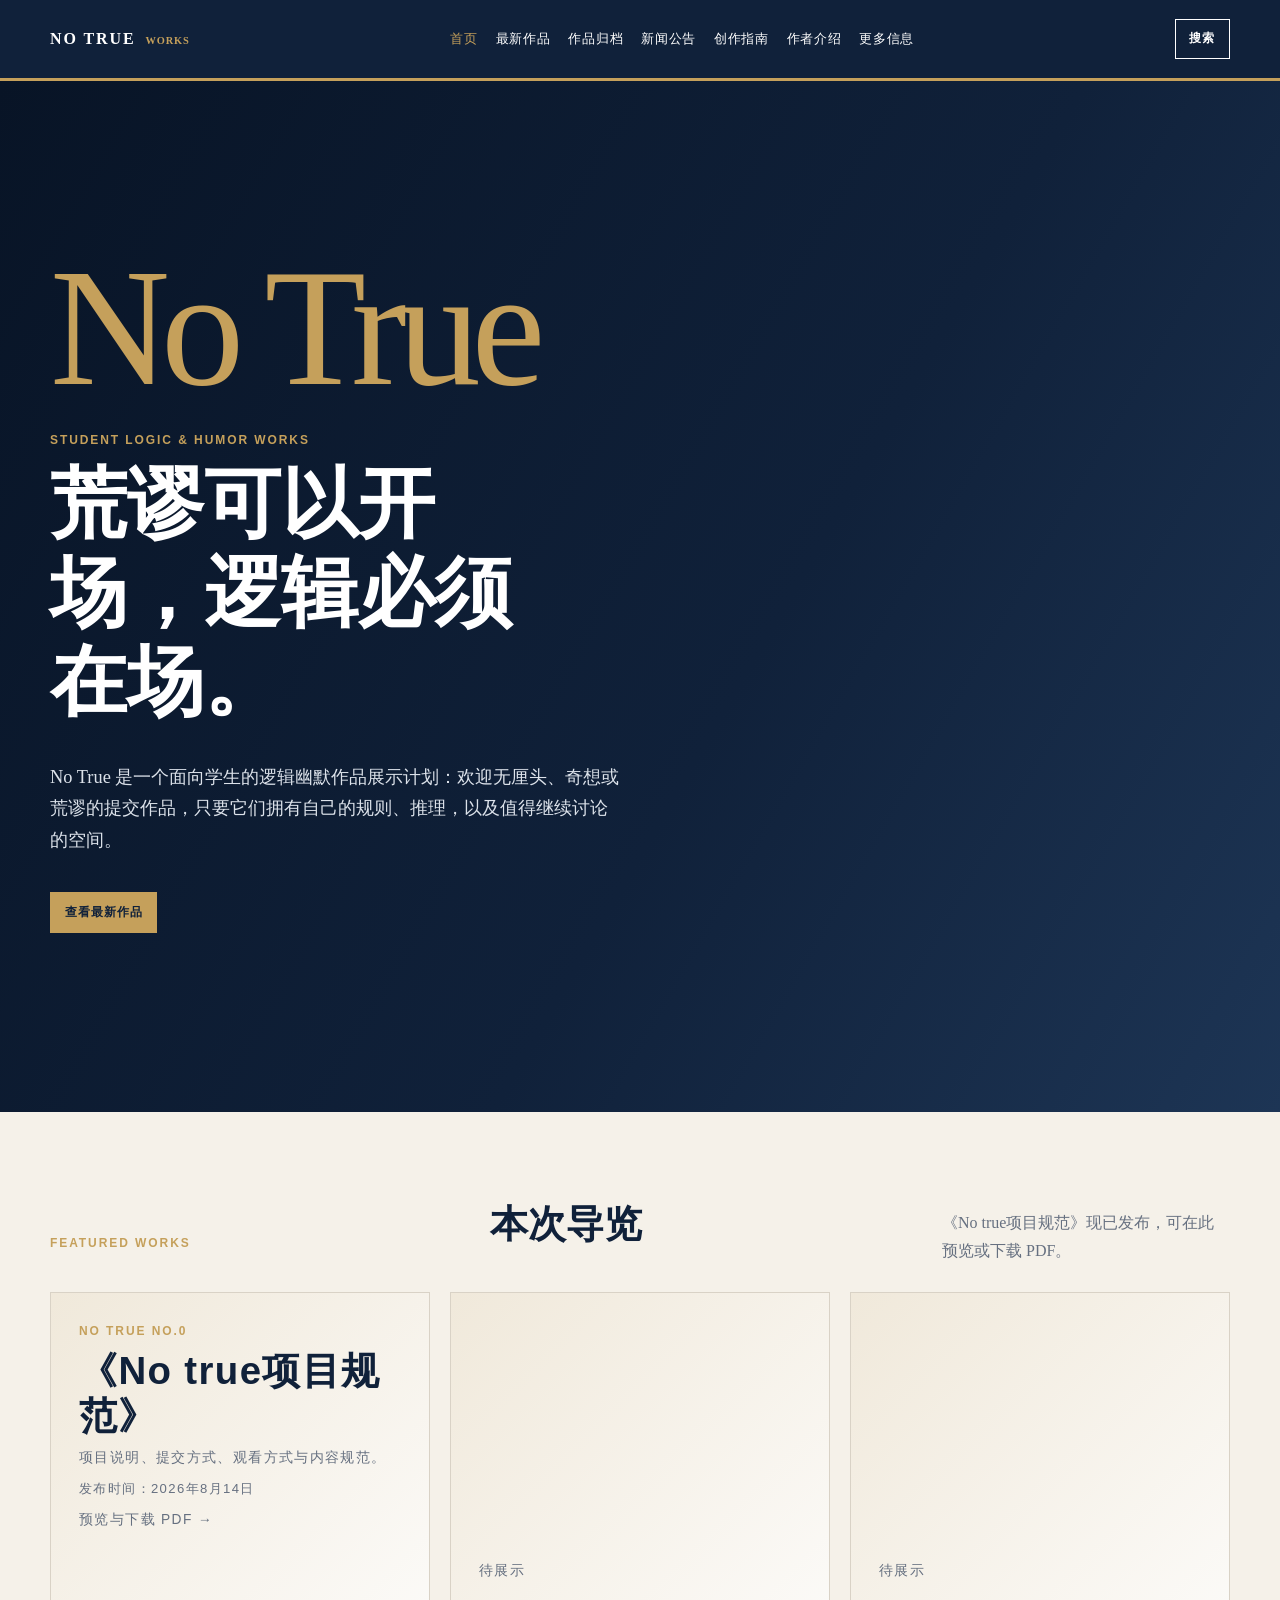
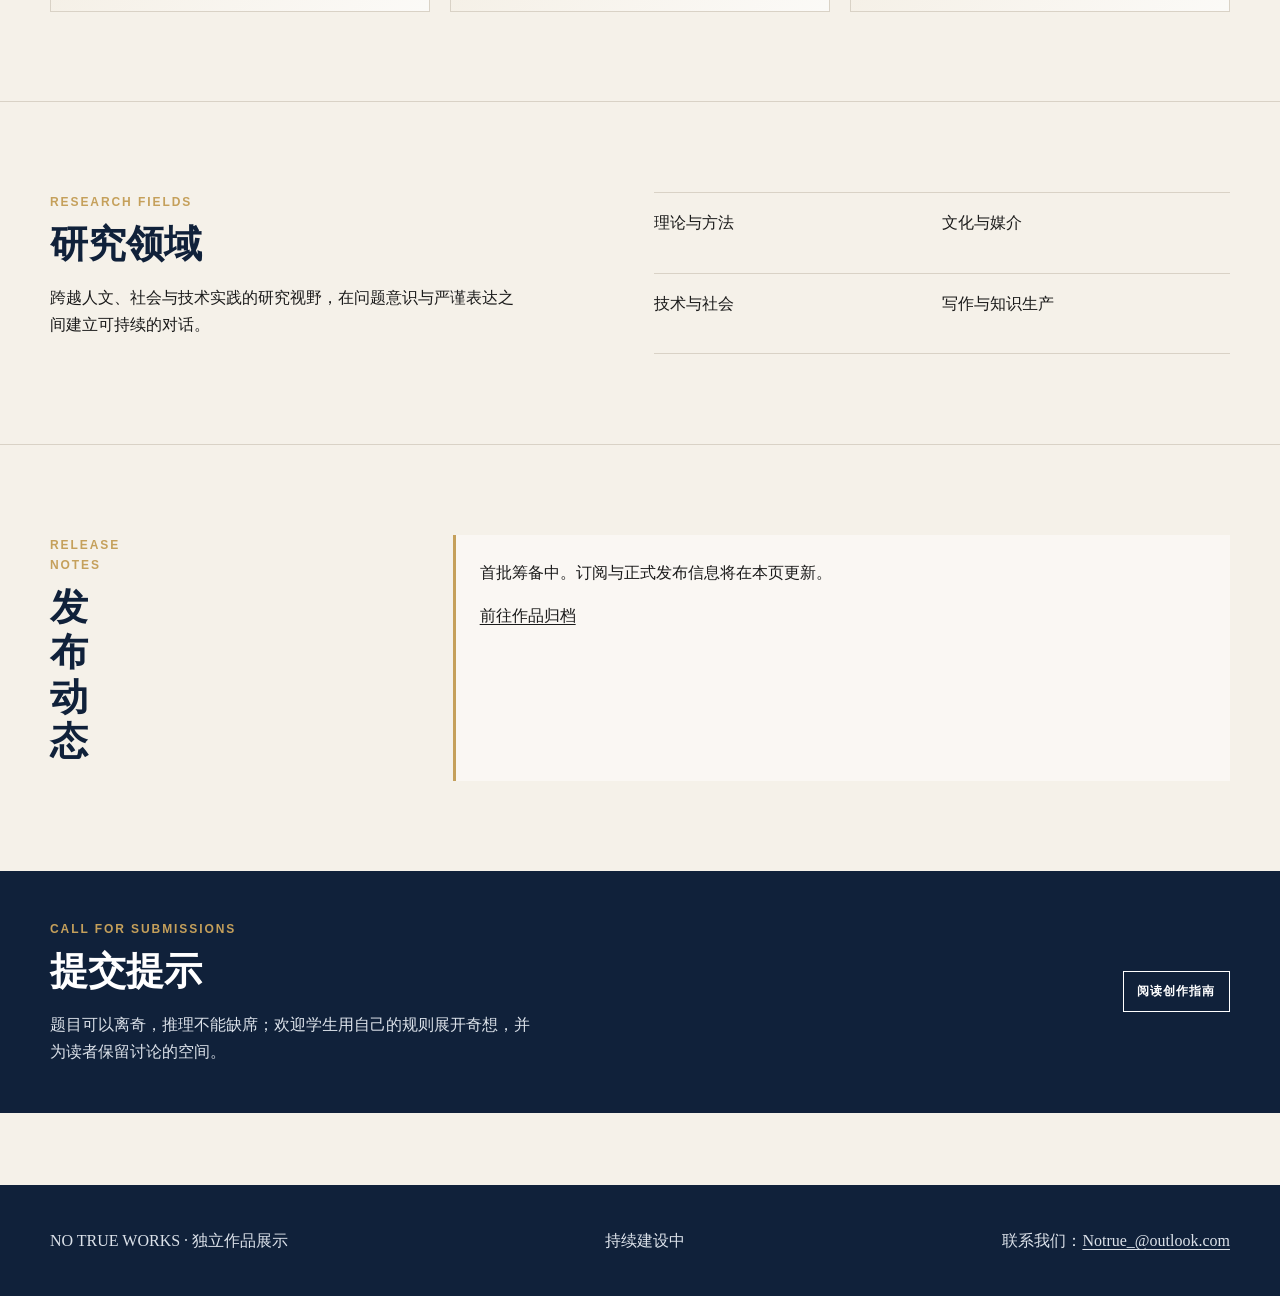
<file: index.html>
<!doctype html>
<html lang="zh-CN">
<head>
  <meta charset="utf-8">
  <meta name="viewport" content="width=device-width, initial-scale=1">
  <meta name="description" content="No True 学生逻辑幽默作品：让荒谬开场，也让推理与讨论在场。">
  <title>No True</title>
  <link rel="stylesheet" href="assets/css/styles.css">
</head>
<body>
  <header class="site-header">
    <div class="site-shell site-header__inner">
      <a class="site-brand" href="index.html" aria-label="No True 首页">NO TRUE <small>WORKS</small></a>
      <nav class="site-nav" id="site-navigation" aria-label="主导航">
        <a href="index.html" aria-current="page">首页</a>
        <a href="current-issue.html">最新作品</a>
        <a href="archive.html">作品归档</a>
        <a href="news.html">新闻公告</a>
        <a href="authors.html">创作指南</a>
        <a href="author-introductions.html">作者介绍</a>
        <a href="more-info.html">更多信息</a>
      </nav>
      <div class="header-actions">
        <button class="search-toggle" type="button" data-search-toggle aria-expanded="false" aria-controls="site-search">搜索</button>
        <button class="menu-toggle" type="button" data-menu-toggle aria-expanded="false" aria-controls="site-navigation">菜单</button>
      </div>
    </div>
  </header>

  <div class="search-panel" id="site-search">
    <div class="site-shell">
      <form role="search">
        <label class="sr-only" for="site-search-input">站内搜索</label>
        <input id="site-search-input" type="search" placeholder="搜索将在内容上线后启用" autocomplete="off">
        <button class="button" type="submit">搜索</button>
      </form>
    </div>
  </div>

  <main>
    <section class="hero hero--dark">
      <div class="site-shell hero__inner">
        <p class="hero-masthead">No True</p>
        <p class="eyebrow">Student Logic &amp; Humor Works</p>
        <h1>荒谬可以开场，逻辑必须在场。</h1>
        <p class="lede">No True 是一个面向学生的逻辑幽默作品展示计划：欢迎无厘头、奇想或荒谬的提交作品，只要它们拥有自己的规则、推理，以及值得继续讨论的空间。</p>
        <a class="button button--gold" href="current-issue.html">查看最新作品</a>
      </div>
    </section>

    <section class="homepage-section site-shell" aria-labelledby="issue-title">
      <div class="section-heading">
        <p class="eyebrow">Featured Works</p>
        <h2 id="issue-title">本次导览</h2>
        <p>《No true项目规范》现已发布，可在此预览或下载 PDF。</p>
      </div>
      <div class="issue-preview-grid" aria-label="本次导览作品">
        <article class="article-placeholder work-card"><p class="eyebrow">No true No.0</p><h2>《No true项目规范》</h2><p>项目说明、提交方式、观看方式与内容规范。</p><p class="issue-meta">发布时间：2026年8月14日</p><a class="text-link" href="work-notrue-project-spec.html">预览与下载 PDF →</a></article>
        <div class="article-placeholder">待展示</div>
        <div class="article-placeholder">待展示</div>
      </div>
    </section>

    <section class="homepage-section homepage-section--rule">
      <div class="site-shell content-grid">
        <div class="field-intro">
          <p class="eyebrow">Research Fields</p>
          <h2>研究领域</h2>
          <p>跨越人文、社会与技术实践的研究视野，在问题意识与严谨表达之间建立可持续的对话。</p>
        </div>
        <ul class="field-list" aria-label="研究领域">
          <li>理论与方法</li>
          <li>文化与媒介</li>
          <li>技术与社会</li>
          <li>写作与知识生产</li>
        </ul>
      </div>
    </section>

    <section class="homepage-section site-shell content-grid" aria-labelledby="news-title">
      <div>
        <p class="eyebrow">Release Notes</p>
        <h2 id="news-title">发布动态</h2>
      </div>
      <div class="release-note">
        <p>首批筹备中。订阅与正式发布信息将在本页更新。</p>
        <a href="archive.html">前往作品归档</a>
      </div>
    </section>

    <section class="submission-call" aria-labelledby="submission-title">
      <div class="site-shell submission-call__inner">
        <div>
          <p class="eyebrow">Call for Submissions</p>
          <h2 id="submission-title">提交提示</h2>
          <p>题目可以离奇，推理不能缺席；欢迎学生用自己的规则展开奇想，并为读者保留讨论的空间。</p>
        </div>
        <a class="button" href="authors.html">阅读创作指南</a>
      </div>
    </section>
  </main>

  <footer class="site-footer">
    <div class="site-shell site-footer__inner">
      <p>NO TRUE WORKS · 独立作品展示</p>
      <p>持续建设中</p>
      <p>联系我们：<a href="mailto:Notrue_@outlook.com">Notrue_@outlook.com</a></p>
    </div>
  </footer>

  <button type="button" data-back-to-top aria-label="返回页面顶部">↑</button>
  <p class="local-notice" data-local-notice hidden aria-live="polite" role="status"></p>
  <script src="assets/js/main.js"></script>
</body>
</html>
</file>
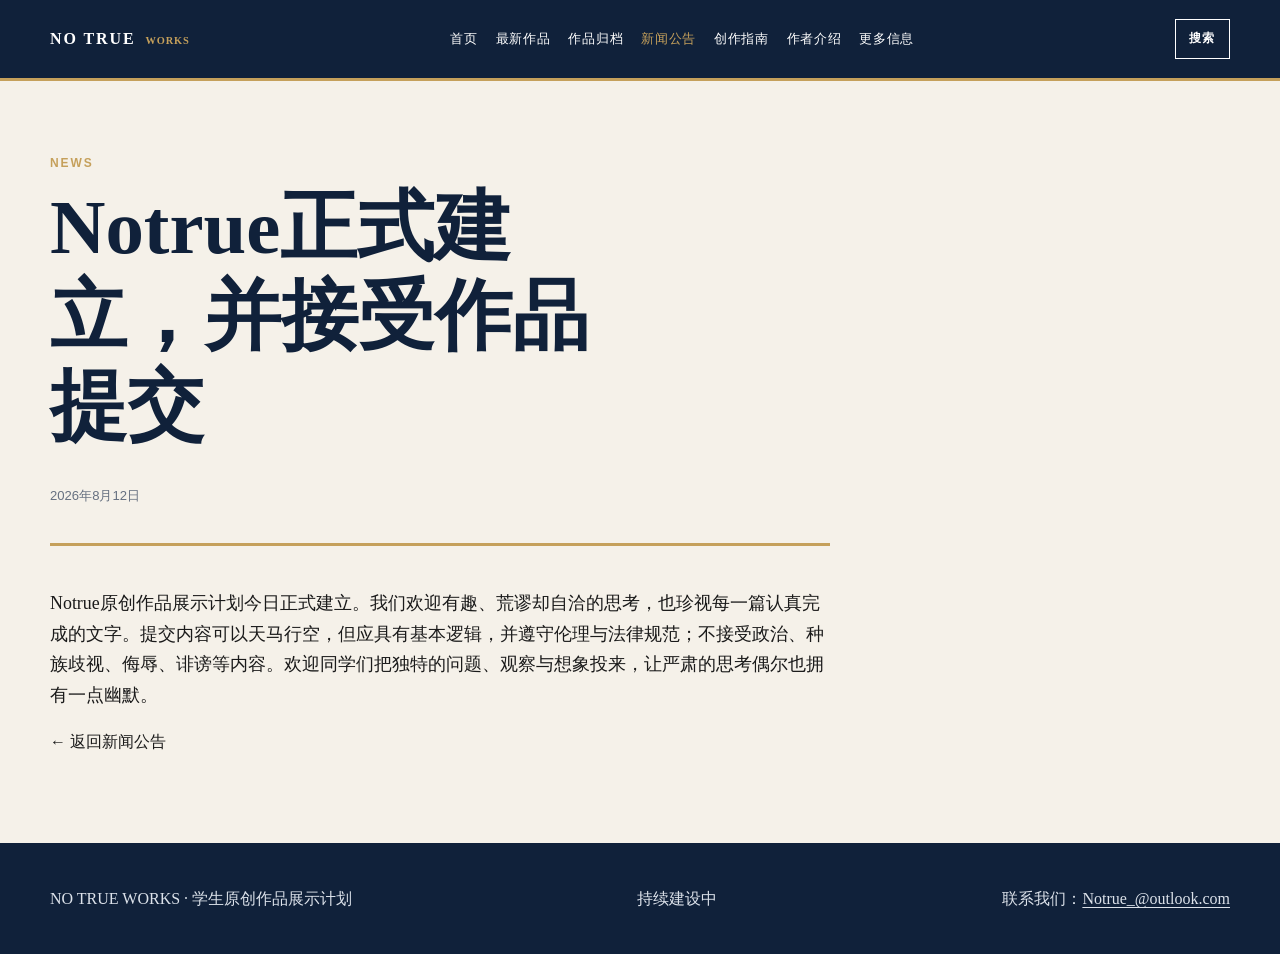
<file: 2026-08-12.html>
<!doctype html>
<html lang="zh-CN">
<head>
  <meta charset="utf-8">
  <meta name="viewport" content="width=device-width, initial-scale=1">
  <meta name="description" content="Notrue正式建立，并接受作品提交">
  <title>Notrue正式建立，并接受作品提交｜No True</title>
  <link rel="stylesheet" href="assets/css/styles.css">
</head>
<body>
  <header class="site-header">
    <div class="site-shell site-header__inner">
      <a class="site-brand" href="index.html" aria-label="No True 首页">NO TRUE <small>WORKS</small></a>
      <nav class="site-nav" id="site-navigation" aria-label="主导航">
        <a href="index.html">首页</a><a href="current-issue.html">最新作品</a><a href="archive.html">作品归档</a><a href="news.html" aria-current="page">新闻公告</a><a href="authors.html">创作指南</a><a href="author-introductions.html">作者介绍</a><a href="more-info.html">更多信息</a>
      </nav>
      <div class="header-actions"><button class="search-toggle" type="button" data-search-toggle aria-expanded="false" aria-controls="site-search">搜索</button><button class="menu-toggle" type="button" data-menu-toggle aria-expanded="false" aria-controls="site-navigation">菜单</button></div>
    </div>
  </header>
  <div class="search-panel" id="site-search"><div class="site-shell"><form role="search"><label class="sr-only" for="site-search-input">站内搜索</label><input id="site-search-input" type="search" placeholder="搜索将在内容上线后启用" autocomplete="off"><button class="button" type="submit">搜索</button></form></div></div>
  <main class="page-container news-page">
    <article class="news-article">
      <p class="eyebrow">News</p>
      <h1>Notrue正式建立，并接受作品提交</h1>
      <p class="issue-meta"><time datetime="2026-08-12">2026年8月12日</time></p>
      <div class="news-article__body"><p>Notrue原创作品展示计划今日正式建立。我们欢迎有趣、荒谬却自洽的思考，也珍视每一篇认真完成的文字。提交内容可以天马行空，但应具有基本逻辑，并遵守伦理与法律规范；不接受政治、种族歧视、侮辱、诽谤等内容。欢迎同学们把独特的问题、观察与想象投来，让严肃的思考偶尔也拥有一点幽默。</p></div>
      <p><a class="text-link" href="news.html">← 返回新闻公告</a></p>
    </article>
  </main>
  <footer class="site-footer"><div class="site-shell site-footer__inner"><p>NO TRUE WORKS · 学生原创作品展示计划</p><p>持续建设中</p><p>联系我们：<a href="mailto:Notrue_@outlook.com">Notrue_@outlook.com</a></p></div></footer>
  <button type="button" data-back-to-top aria-label="返回页面顶部">↑</button><p class="local-notice" data-local-notice hidden aria-live="polite" role="status"></p><script src="assets/js/main.js"></script>
</body>
</html>
</file>
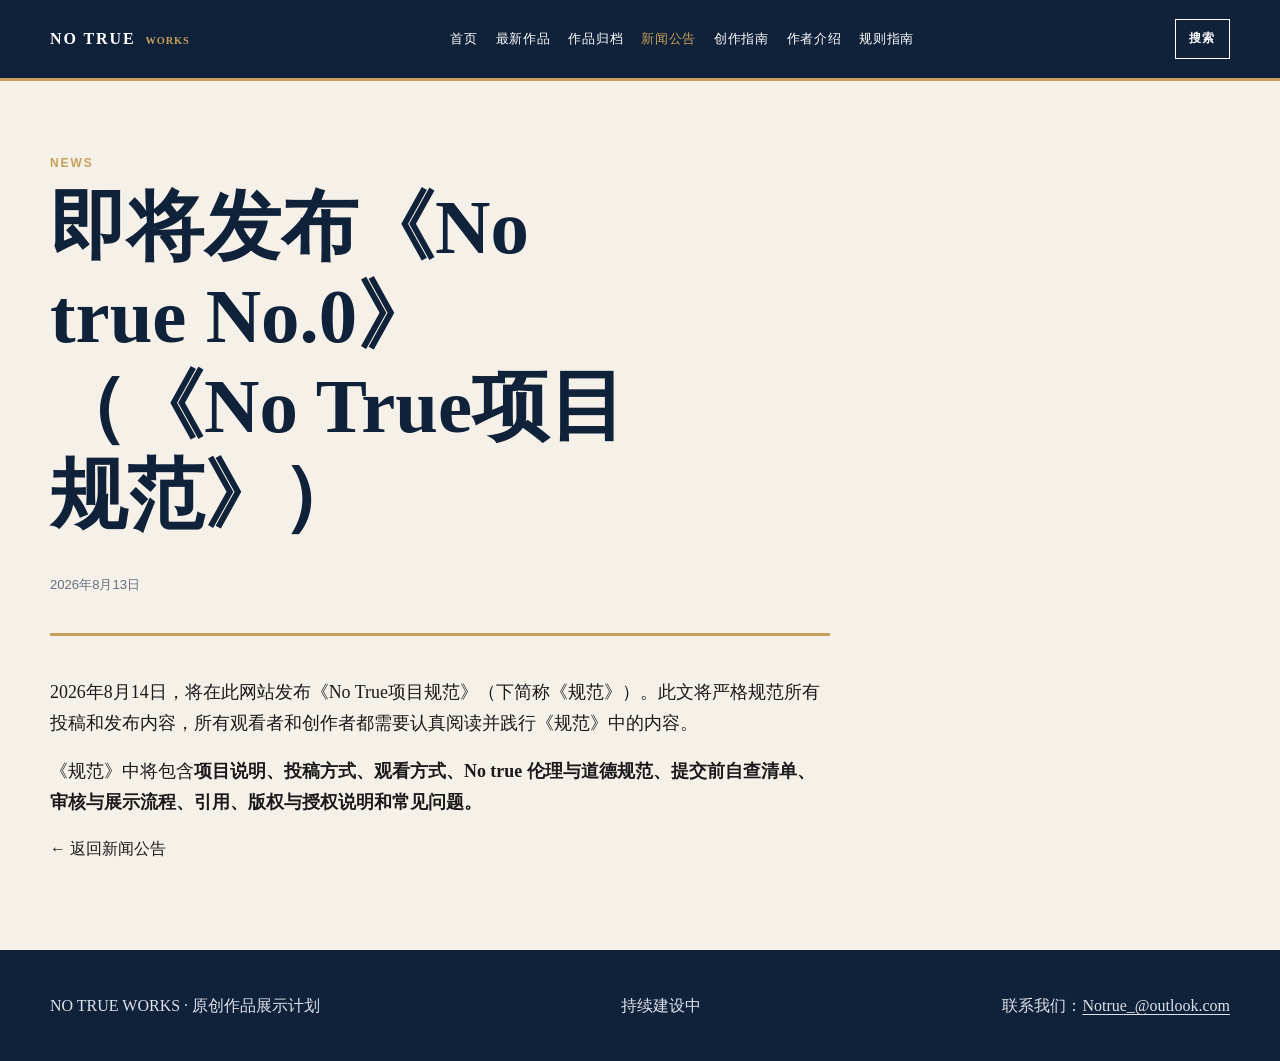
<file: 2026-08-13.html>
<!doctype html>
<html lang="zh-CN">
<head>
  <meta charset="utf-8">
  <meta name="viewport" content="width=device-width, initial-scale=1">
  <meta name="description" content="即将发布《No true No.0》（《No True项目规范》）">
  <title>即将发布《No true No.0》｜No True</title>
  <link rel="stylesheet" href="assets/css/styles.css">
</head>
<body>
  <header class="site-header">
    <div class="site-shell site-header__inner">
      <a class="site-brand" href="index.html" aria-label="No True 首页">NO TRUE <small>WORKS</small></a>
      <nav class="site-nav" id="site-navigation" aria-label="主导航">
        <a href="index.html">首页</a><a href="current-issue.html">最新作品</a><a href="archive.html">作品归档</a><a href="news.html" aria-current="page">新闻公告</a><a href="authors.html">创作指南</a><a href="author-introductions.html">作者介绍</a><a href="more-info.html">规则指南</a>
      </nav>
      <div class="header-actions"><button class="search-toggle" type="button" data-search-toggle aria-expanded="false" aria-controls="site-search">搜索</button><button class="menu-toggle" type="button" data-menu-toggle aria-expanded="false" aria-controls="site-navigation">菜单</button></div>
    </div>
  </header>
  <div class="search-panel" id="site-search"><div class="site-shell"><form role="search"><label class="sr-only" for="site-search-input">站内搜索</label><input id="site-search-input" type="search" autocomplete="off"><button class="button" type="submit">搜索</button></form></div></div>
  <main class="page-container news-page">
    <article class="news-article">
      <p class="eyebrow">News</p>
      <h1>即将发布《No true No.0》（《No True项目规范》）</h1>
      <p class="issue-meta"><time datetime="2026-08-13">2026年8月13日</time></p>
      <div class="news-article__body">
        <p>2026年8月14日，将在此网站发布《No True项目规范》（下简称《规范》）。此文将严格规范所有投稿和发布内容，所有观看者和创作者都需要认真阅读并践行《规范》中的内容。</p>
        <p>《规范》中将包含<strong>项目说明、投稿方式、观看方式、No true 伦理与道德规范、提交前自查清单、审核与展示流程、引用、版权与授权说明和常见问题。</strong></p>
      </div>
      <p><a class="text-link" href="news.html">← 返回新闻公告</a></p>
    </article>
  </main>
  <footer class="site-footer"><div class="site-shell site-footer__inner"><p>NO TRUE WORKS · 原创作品展示计划</p><p>持续建设中</p><p>联系我们：<a href="mailto:Notrue_@outlook.com">Notrue_@outlook.com</a></p></div></footer>
  <button type="button" data-back-to-top aria-label="返回页面顶部">↑</button><p class="local-notice" data-local-notice hidden aria-live="polite" role="status"></p><script src="assets/js/main.js"></script>
</body>
</html>
</file>
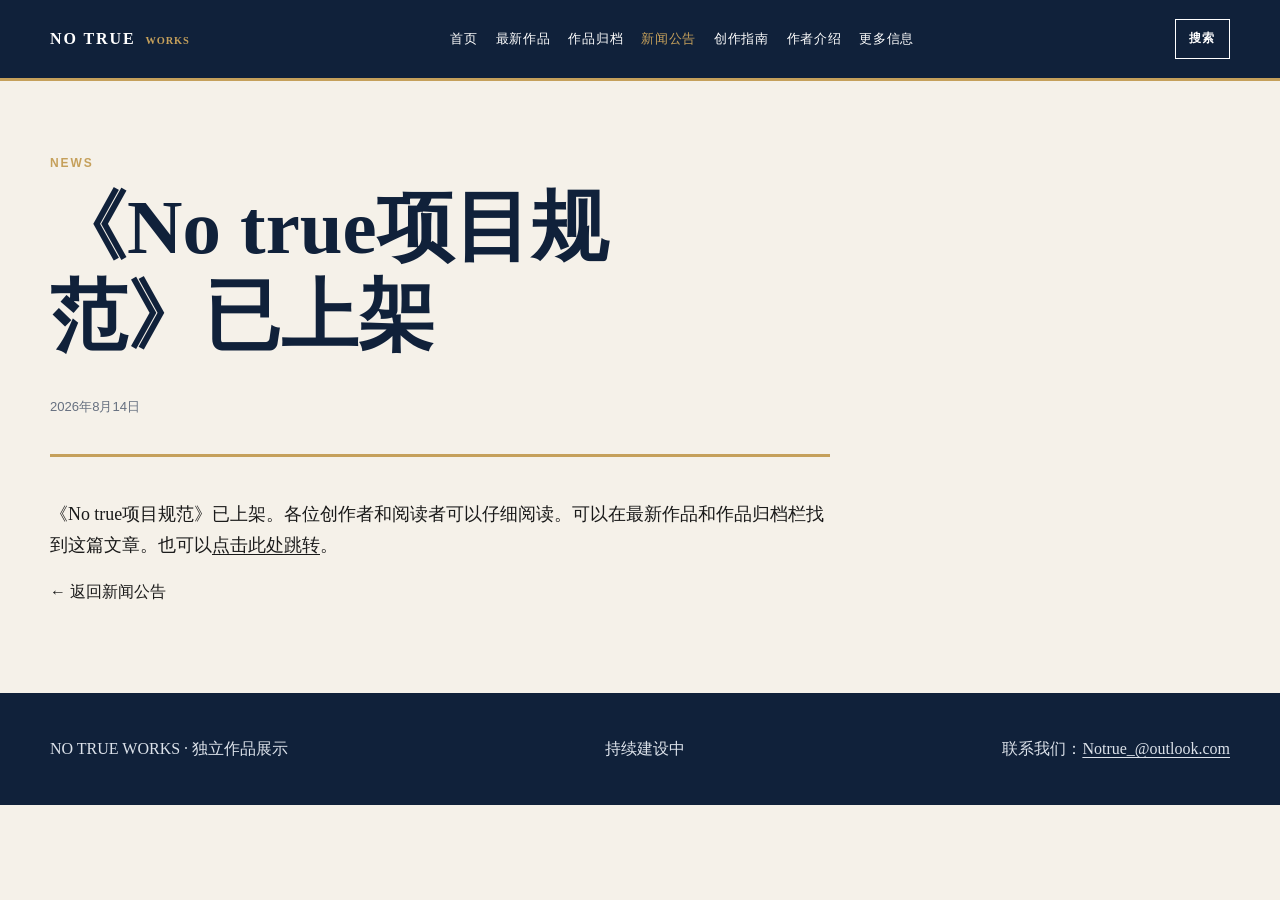
<file: 2026-08-14.html>
<!doctype html>
<html lang="zh-CN">
<head>
  <meta charset="utf-8">
  <meta name="viewport" content="width=device-width, initial-scale=1">
  <meta name="description" content="《No true项目规范》已上架。">
  <title>《No true项目规范》已上架｜No True</title>
  <link rel="stylesheet" href="assets/css/styles.css">
</head>
<body>
  <header class="site-header"><div class="site-shell site-header__inner"><a class="site-brand" href="index.html" aria-label="No True 首页">NO TRUE <small>WORKS</small></a><nav class="site-nav" id="site-navigation" aria-label="主导航"><a href="index.html">首页</a><a href="current-issue.html">最新作品</a><a href="archive.html">作品归档</a><a href="news.html" aria-current="page">新闻公告</a><a href="authors.html">创作指南</a><a href="author-introductions.html">作者介绍</a><a href="more-info.html">更多信息</a></nav><div class="header-actions"><button class="search-toggle" type="button" data-search-toggle aria-expanded="false" aria-controls="site-search">搜索</button><button class="menu-toggle" type="button" data-menu-toggle aria-expanded="false" aria-controls="site-navigation">菜单</button></div></div></header>
  <div class="search-panel" id="site-search"><div class="site-shell"><form role="search"><label class="sr-only" for="site-search-input">站内搜索</label><input id="site-search-input" type="search" autocomplete="off"><button class="button" type="submit">搜索</button></form></div></div>
  <main class="page-container news-page"><article class="news-article"><p class="eyebrow">News</p><h1>《No true项目规范》已上架</h1><p class="issue-meta"><time datetime="2026-08-14">2026年8月14日</time></p><div class="news-article__body"><p>《No true项目规范》已上架。各位创作者和阅读者可以仔细阅读。可以在最新作品和作品归档栏找到这篇文章。也可以<a href="work-notrue-project-spec.html">点击此处跳转</a>。</p></div><p><a class="text-link" href="news.html">← 返回新闻公告</a></p></article></main>
  <footer class="site-footer"><div class="site-shell site-footer__inner"><p>NO TRUE WORKS · 独立作品展示</p><p>持续建设中</p><p>联系我们：<a href="mailto:Notrue_@outlook.com">Notrue_@outlook.com</a></p></div></footer><button type="button" data-back-to-top aria-label="返回页面顶部">↑</button><p class="local-notice" data-local-notice hidden aria-live="polite" role="status"></p><script src="assets/js/main.js"></script>
</body>
</html>
</file>
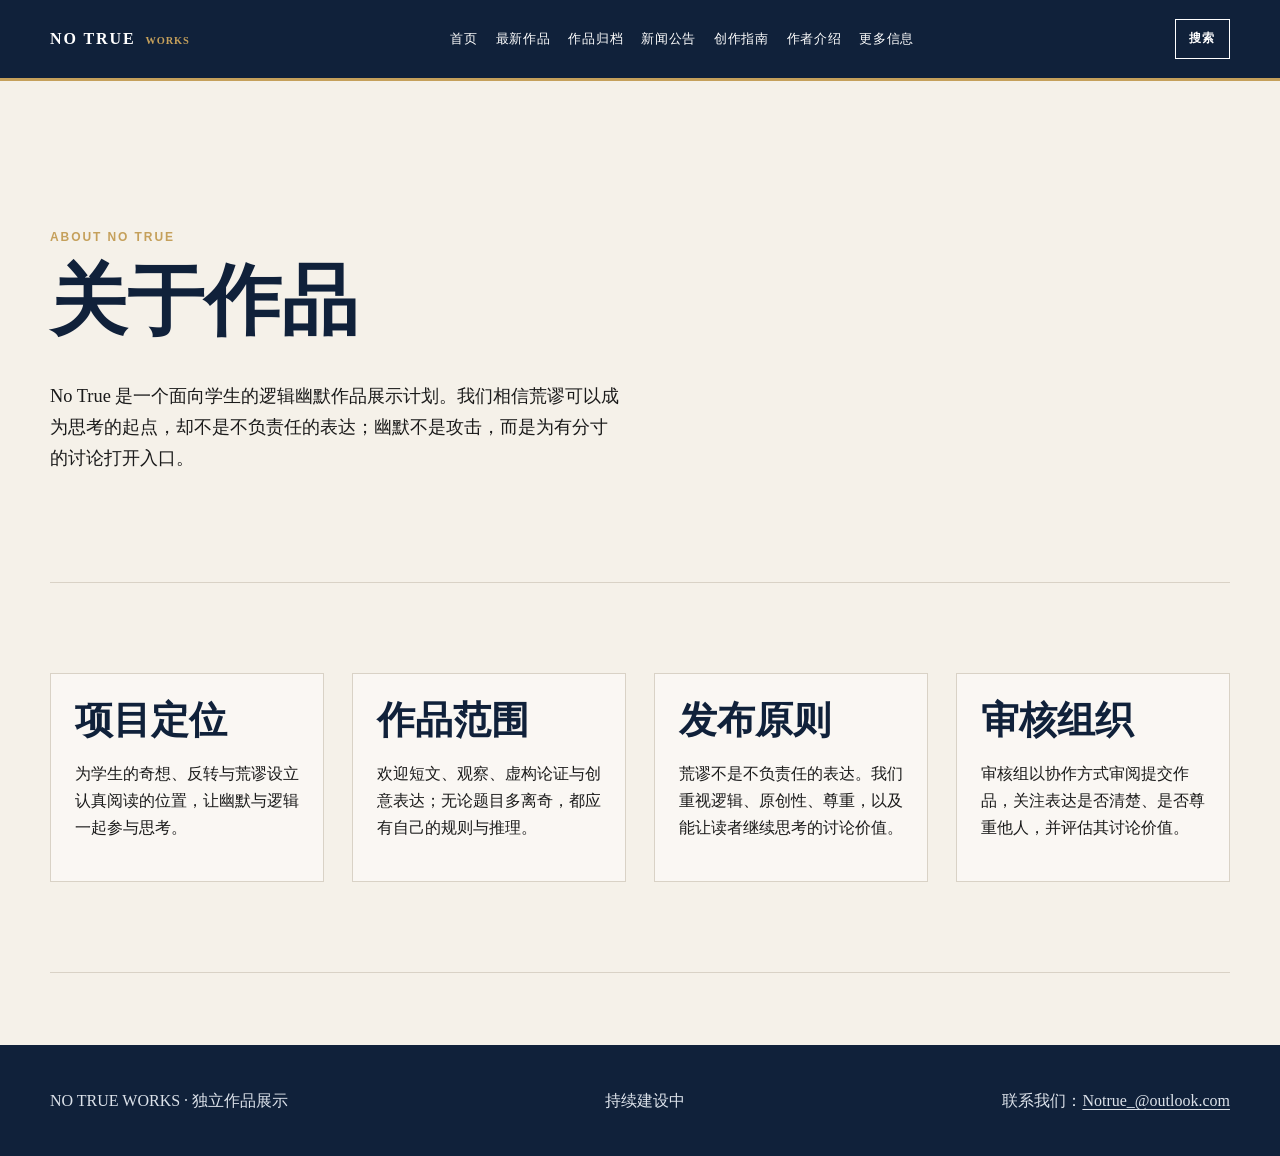
<file: about.html>
<!doctype html>
<html lang="zh-CN">
<head><meta charset="utf-8"><meta name="viewport" content="width=device-width, initial-scale=1"><meta name="description" content="关于 No True 学生逻辑幽默作品的项目定位、作品范围与审核原则。"><title>关于作品｜No True 学生逻辑幽默作品</title><link rel="stylesheet" href="assets/css/styles.css"></head>
<body>
  <header class="site-header"><div class="site-shell site-header__inner"><a class="site-brand" href="index.html" aria-label="No True 首页">NO TRUE <small>WORKS</small></a><nav class="site-nav" id="site-navigation" aria-label="主导航"><a href="index.html">首页</a><a href="current-issue.html">最新作品</a><a href="archive.html">作品归档</a><a href="news.html">新闻公告</a><a href="authors.html">创作指南</a><a href="author-introductions.html">作者介绍</a><a href="more-info.html">更多信息</a></nav><div class="header-actions"><button class="search-toggle" type="button" data-search-toggle aria-expanded="false" aria-controls="site-search">搜索</button><button class="menu-toggle" type="button" data-menu-toggle aria-expanded="false" aria-controls="site-navigation">菜单</button></div></div></header>
  <div class="search-panel" id="site-search"><div class="site-shell"><form role="search"><label class="sr-only" for="site-search-input">站内搜索</label><input id="site-search-input" type="search" placeholder="内容上线后启用搜索" autocomplete="off"><button class="button" type="submit">搜索</button></form></div></div>
  <main class="site-shell"><section class="homepage-section" aria-labelledby="about-heading"><p class="eyebrow">About No True</p><h1 id="about-heading">关于作品</h1><p class="lede">No True 是一个面向学生的逻辑幽默作品展示计划。我们相信荒谬可以成为思考的起点，却不是不负责任的表达；幽默不是攻击，而是为有分寸的讨论打开入口。</p></section><section class="content-grid homepage-section homepage-section--rule" aria-label="项目框架"><article class="card"><h2>项目定位</h2><p>为学生的奇想、反转与荒谬设立认真阅读的位置，让幽默与逻辑一起参与思考。</p></article><article class="card"><h2>作品范围</h2><p>欢迎短文、观察、虚构论证与创意表达；无论题目多离奇，都应有自己的规则与推理。</p></article><article class="card"><h2>发布原则</h2><p>荒谬不是不负责任的表达。我们重视逻辑、原创性、尊重，以及能让读者继续思考的讨论价值。</p></article><article class="card"><h2>审核组织</h2><p>审核组以协作方式审阅提交作品，关注表达是否清楚、是否尊重他人，并评估其讨论价值。</p></article></section></main>
  <footer class="site-footer"><div class="site-shell site-footer__inner"><p>NO TRUE WORKS · 独立作品展示</p><p>持续建设中</p><p>联系我们：<a href="mailto:Notrue_@outlook.com">Notrue_@outlook.com</a></p></div></footer><button type="button" data-back-to-top aria-label="返回页面顶部">↑</button><p class="local-notice" data-local-notice hidden aria-live="polite" role="status"></p><script src="assets/js/main.js"></script>
</body></html>
</file>
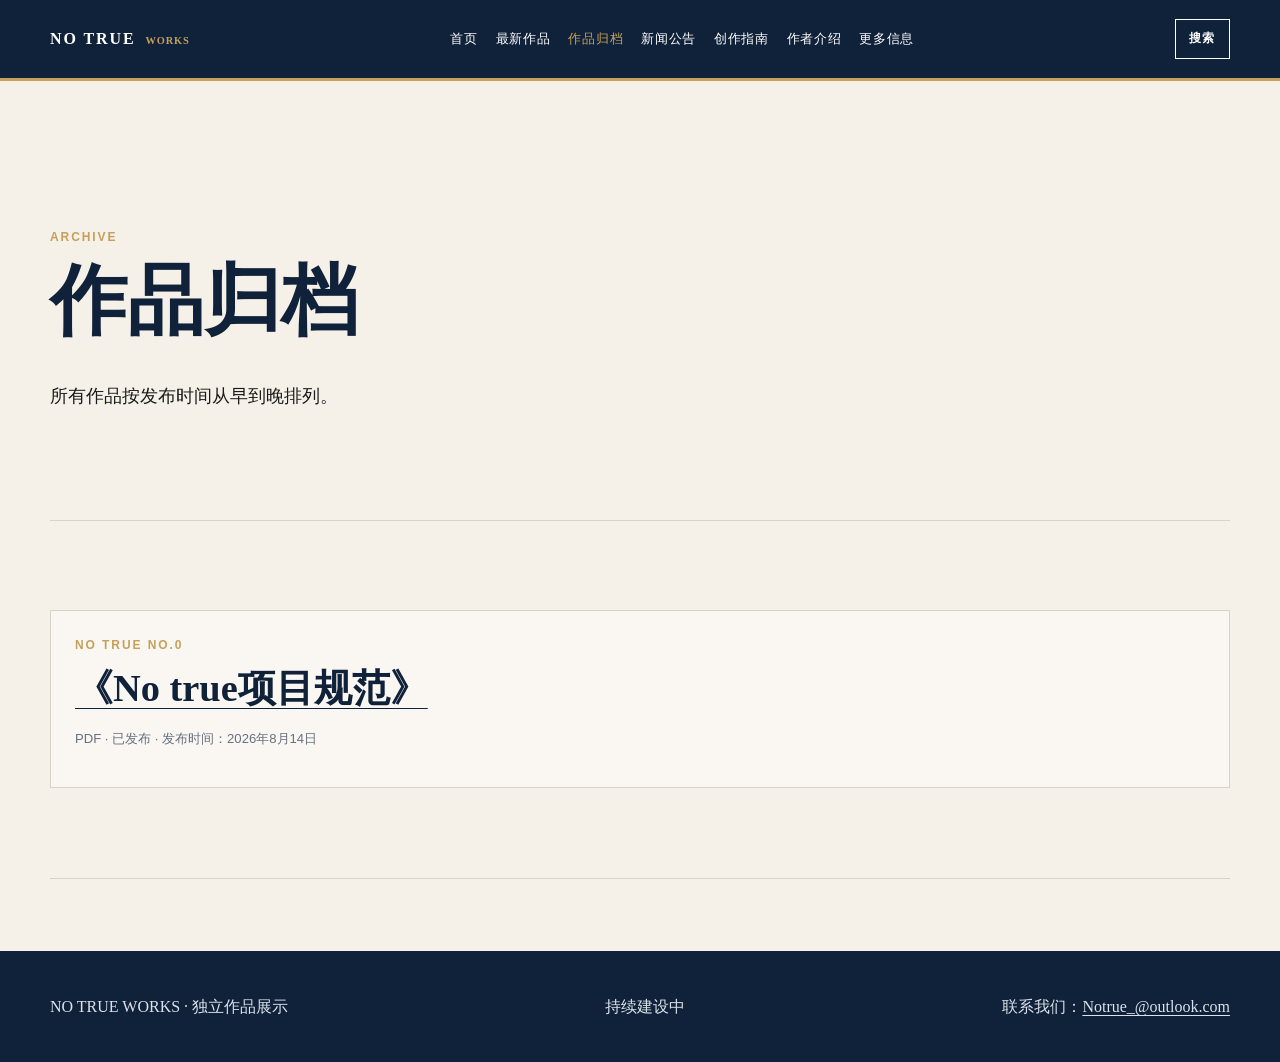
<file: archive.html>
<!doctype html>
<html lang="zh-CN">
<head>
  <meta charset="utf-8">
  <meta name="viewport" content="width=device-width, initial-scale=1">
  <meta name="description" content="No True 作品归档。">
  <title>作品归档｜No True</title>
  <link rel="stylesheet" href="assets/css/styles.css">
</head>
<body>
  <header class="site-header"><div class="site-shell site-header__inner"><a class="site-brand" href="index.html" aria-label="No True 首页">NO TRUE <small>WORKS</small></a><nav class="site-nav" id="site-navigation" aria-label="主导航"><a href="index.html">首页</a><a href="current-issue.html">最新作品</a><a href="archive.html" aria-current="page">作品归档</a><a href="news.html">新闻公告</a><a href="authors.html">创作指南</a><a href="author-introductions.html">作者介绍</a><a href="more-info.html">更多信息</a></nav><div class="header-actions"><button class="search-toggle" type="button" data-search-toggle aria-expanded="false" aria-controls="site-search">搜索</button><button class="menu-toggle" type="button" data-menu-toggle aria-expanded="false" aria-controls="site-navigation">菜单</button></div></div></header>
  <div class="search-panel" id="site-search"><div class="site-shell"><form role="search"><label class="sr-only" for="site-search-input">站内搜索</label><input id="site-search-input" type="search" placeholder="内容上线后启用搜索" autocomplete="off"><button class="button" type="submit">搜索</button></form></div></div>
  <main class="site-shell"><section class="homepage-section" aria-labelledby="archive-heading"><p class="eyebrow">Archive</p><h1 id="archive-heading">作品归档</h1><p class="lede">所有作品按发布时间从早到晚排列。</p></section><section class="issue-preview-grid work-list homepage-section homepage-section--rule" aria-label="按发布时间排列的作品归档"><article class="card"><p class="eyebrow">No true No.0</p><h2><a href="work-notrue-project-spec.html">《No true项目规范》</a></h2><p class="issue-meta">PDF · 已发布 · 发布时间：2026年8月14日</p></article></section></main>
  <footer class="site-footer"><div class="site-shell site-footer__inner"><p>NO TRUE WORKS · 独立作品展示</p><p>持续建设中</p><p>联系我们：<a href="mailto:Notrue_@outlook.com">Notrue_@outlook.com</a></p></div></footer><button type="button" data-back-to-top aria-label="返回页面顶部">↑</button><p class="local-notice" data-local-notice hidden aria-live="polite" role="status"></p><script src="assets/js/main.js"></script>
</body>
</html>
</file>
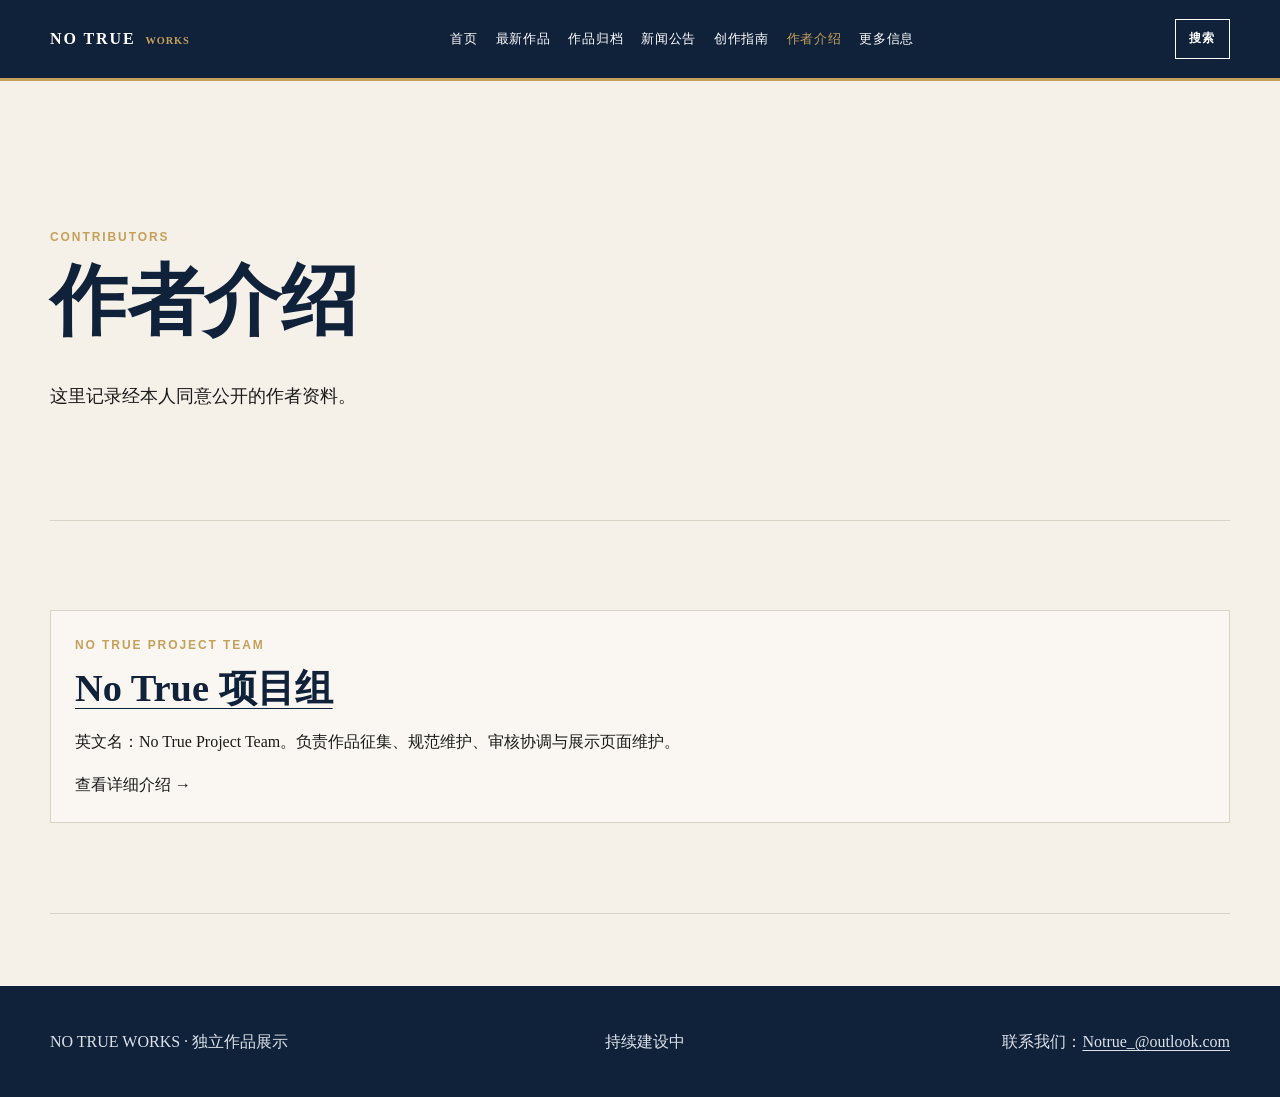
<file: author-introductions.html>
<!doctype html>
<html lang="zh-CN">
<head><meta charset="utf-8"><meta name="viewport" content="width=device-width, initial-scale=1"><meta name="description" content="No True 作者介绍与公开署名资料。"><title>作者介绍｜NO TRUE WORKS</title><link rel="stylesheet" href="assets/css/styles.css"></head>
<body>
  <header class="site-header"><div class="site-shell site-header__inner"><a class="site-brand" href="index.html" aria-label="No True 首页">NO TRUE <small>WORKS</small></a><nav class="site-nav" id="site-navigation" aria-label="主导航"><a href="index.html">首页</a><a href="current-issue.html">最新作品</a><a href="archive.html">作品归档</a><a href="news.html">新闻公告</a><a href="authors.html">创作指南</a><a href="author-introductions.html" aria-current="page">作者介绍</a><a href="more-info.html">更多信息</a></nav><div class="header-actions"><button class="search-toggle" type="button" data-search-toggle aria-expanded="false" aria-controls="site-search">搜索</button><button class="menu-toggle" type="button" data-menu-toggle aria-expanded="false" aria-controls="site-navigation">菜单</button></div></div></header>
  <div class="search-panel" id="site-search"><div class="site-shell"><form role="search"><label class="sr-only" for="site-search-input">站内搜索</label><input id="site-search-input" type="search" placeholder="搜索作者、作品或公告" autocomplete="off"><button class="button" type="submit">搜索</button></form></div></div>
  <main class="site-shell"><section class="homepage-section" aria-labelledby="author-heading"><p class="eyebrow">Contributors</p><h1 id="author-heading">作者介绍</h1><p class="lede">这里记录经本人同意公开的作者资料。</p></section><section class="content-grid author-list homepage-section homepage-section--rule" aria-label="作者资料"><article class="card"><p class="eyebrow">No True Project Team</p><h2><a href="notrueprojectteam.html">No True 项目组</a></h2><p>英文名：No True Project Team。负责作品征集、规范维护、审核协调与展示页面维护。</p><a class="text-link" href="notrueprojectteam.html">查看详细介绍 →</a></article></section></main>
  <footer class="site-footer"><div class="site-shell site-footer__inner"><p>NO TRUE WORKS · 独立作品展示</p><p>持续建设中</p><p>联系我们：<a href="mailto:Notrue_@outlook.com">Notrue_@outlook.com</a></p></div></footer><button type="button" data-back-to-top aria-label="返回页面顶部">↑</button><p class="local-notice" data-local-notice hidden aria-live="polite" role="status"></p><script src="assets/js/main.js"></script>
</body></html>
</file>
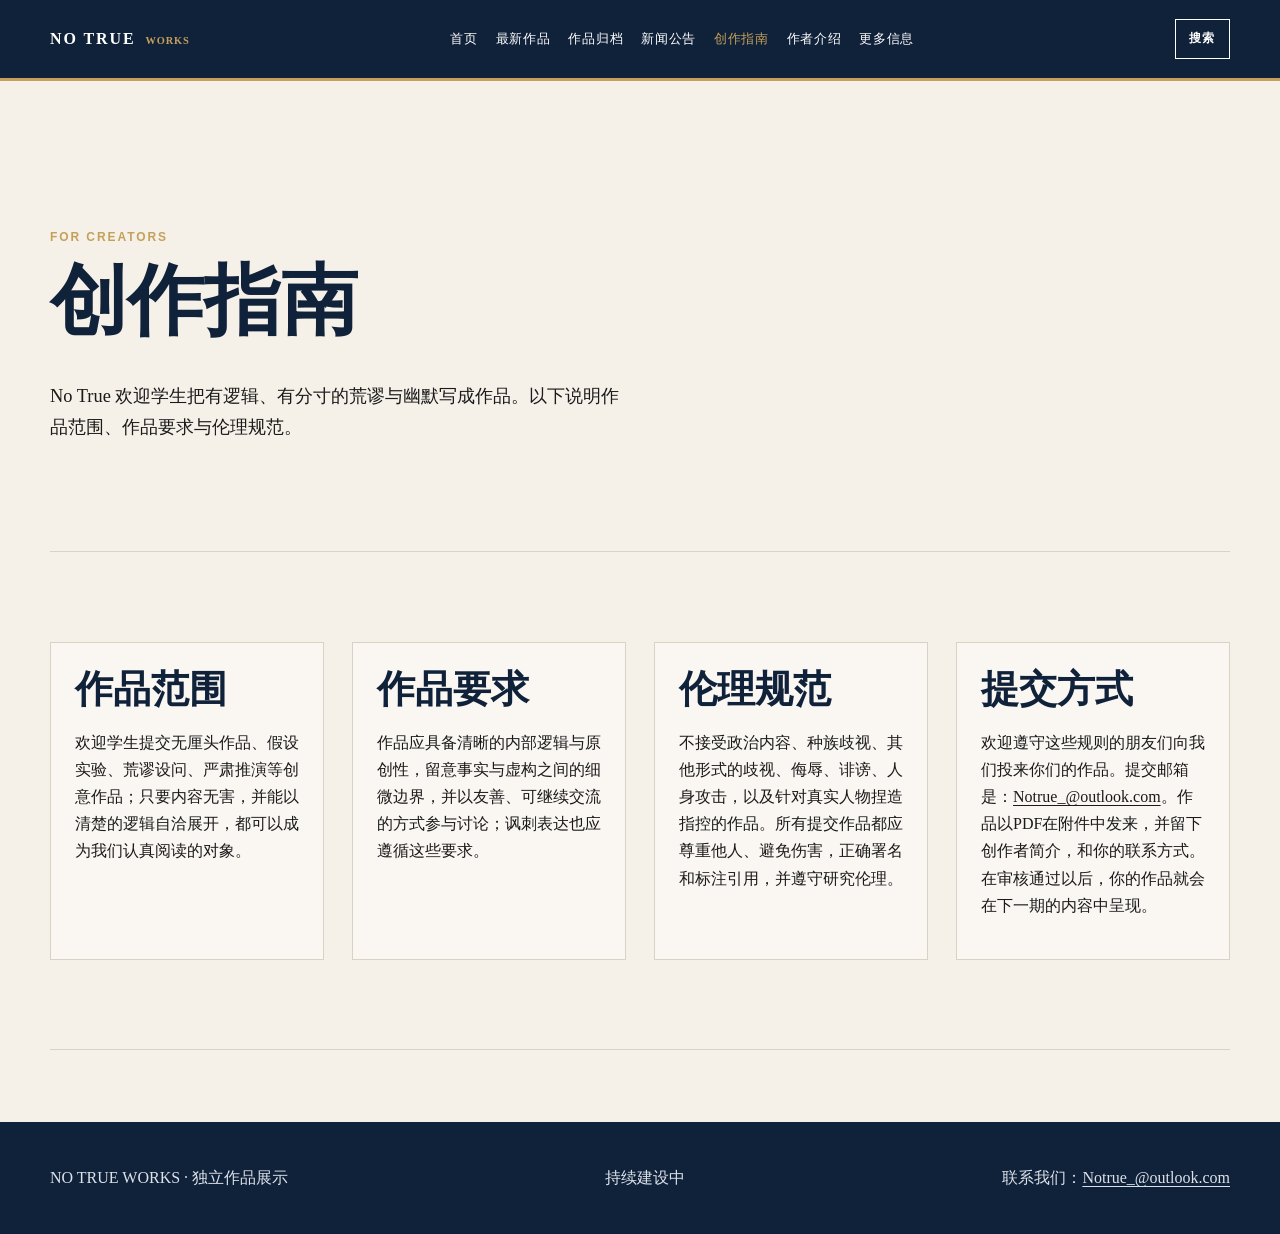
<file: authors.html>
<!doctype html>
<html lang="zh-CN">
<head><meta charset="utf-8"><meta name="viewport" content="width=device-width, initial-scale=1"><meta name="description" content="No True 学生逻辑幽默作品创作指南：作品范围、作品要求与伦理规范。"><title>创作指南｜No True</title><link rel="stylesheet" href="assets/css/styles.css"></head>
<body>
  <header class="site-header"><div class="site-shell site-header__inner"><a class="site-brand" href="index.html" aria-label="No True 首页">NO TRUE <small>WORKS</small></a><nav class="site-nav" id="site-navigation" aria-label="主导航"><a href="index.html">首页</a><a href="current-issue.html">最新作品</a><a href="archive.html">作品归档</a><a href="news.html">新闻公告</a><a href="authors.html" aria-current="page">创作指南</a><a href="author-introductions.html">作者介绍</a><a href="more-info.html">更多信息</a></nav><div class="header-actions"><button class="search-toggle" type="button" data-search-toggle aria-expanded="false" aria-controls="site-search">搜索</button><button class="menu-toggle" type="button" data-menu-toggle aria-expanded="false" aria-controls="site-navigation">菜单</button></div></div></header>
  <div class="search-panel" id="site-search"><div class="site-shell"><form role="search"><label class="sr-only" for="site-search-input">站内搜索</label><input id="site-search-input" type="search" placeholder="内容上线后启用搜索" autocomplete="off"><button class="button" type="submit">搜索</button></form></div></div>
  <main class="site-shell"><section class="homepage-section" aria-labelledby="authors-heading"><p class="eyebrow">For Creators</p><h1 id="authors-heading">创作指南</h1><p class="lede">No True 欢迎学生把有逻辑、有分寸的荒谬与幽默写成作品。以下说明作品范围、作品要求与伦理规范。</p></section><section class="content-grid homepage-section homepage-section--rule" aria-label="提交作品说明"><article class="card"><h2>作品范围</h2><p>欢迎学生提交无厘头作品、假设实验、荒谬设问、严肃推演等创意作品；只要内容无害，并能以清楚的逻辑自洽展开，都可以成为我们认真阅读的对象。</p></article><article class="card"><h2>作品要求</h2><p>作品应具备清晰的内部逻辑与原创性，留意事实与虚构之间的细微边界，并以友善、可继续交流的方式参与讨论；讽刺表达也应遵循这些要求。</p></article><article class="card"><h2>伦理规范</h2><p>不接受政治内容、种族歧视、其他形式的歧视、侮辱、诽谤、人身攻击，以及针对真实人物捏造指控的作品。所有提交作品都应尊重他人、避免伤害，正确署名和标注引用，并遵守研究伦理。</p></article><article class="card"><h2>提交方式</h2><p>欢迎遵守这些规则的朋友们向我们投来你们的作品。提交邮箱是：<a href="mailto:Notrue_@outlook.com">Notrue_@outlook.com</a>。作品以PDF在附件中发来，并留下创作者简介，和你的联系方式。在审核通过以后，你的作品就会在下一期的内容中呈现。</p></article></section></main>
  <footer class="site-footer"><div class="site-shell site-footer__inner"><p>NO TRUE WORKS · 独立作品展示</p><p>持续建设中</p><p>联系我们：<a href="mailto:Notrue_@outlook.com">Notrue_@outlook.com</a></p></div></footer><button type="button" data-back-to-top aria-label="返回页面顶部">↑</button><p class="local-notice" data-local-notice hidden aria-live="polite" role="status"></p><script src="assets/js/main.js"></script>
</body></html>
</file>
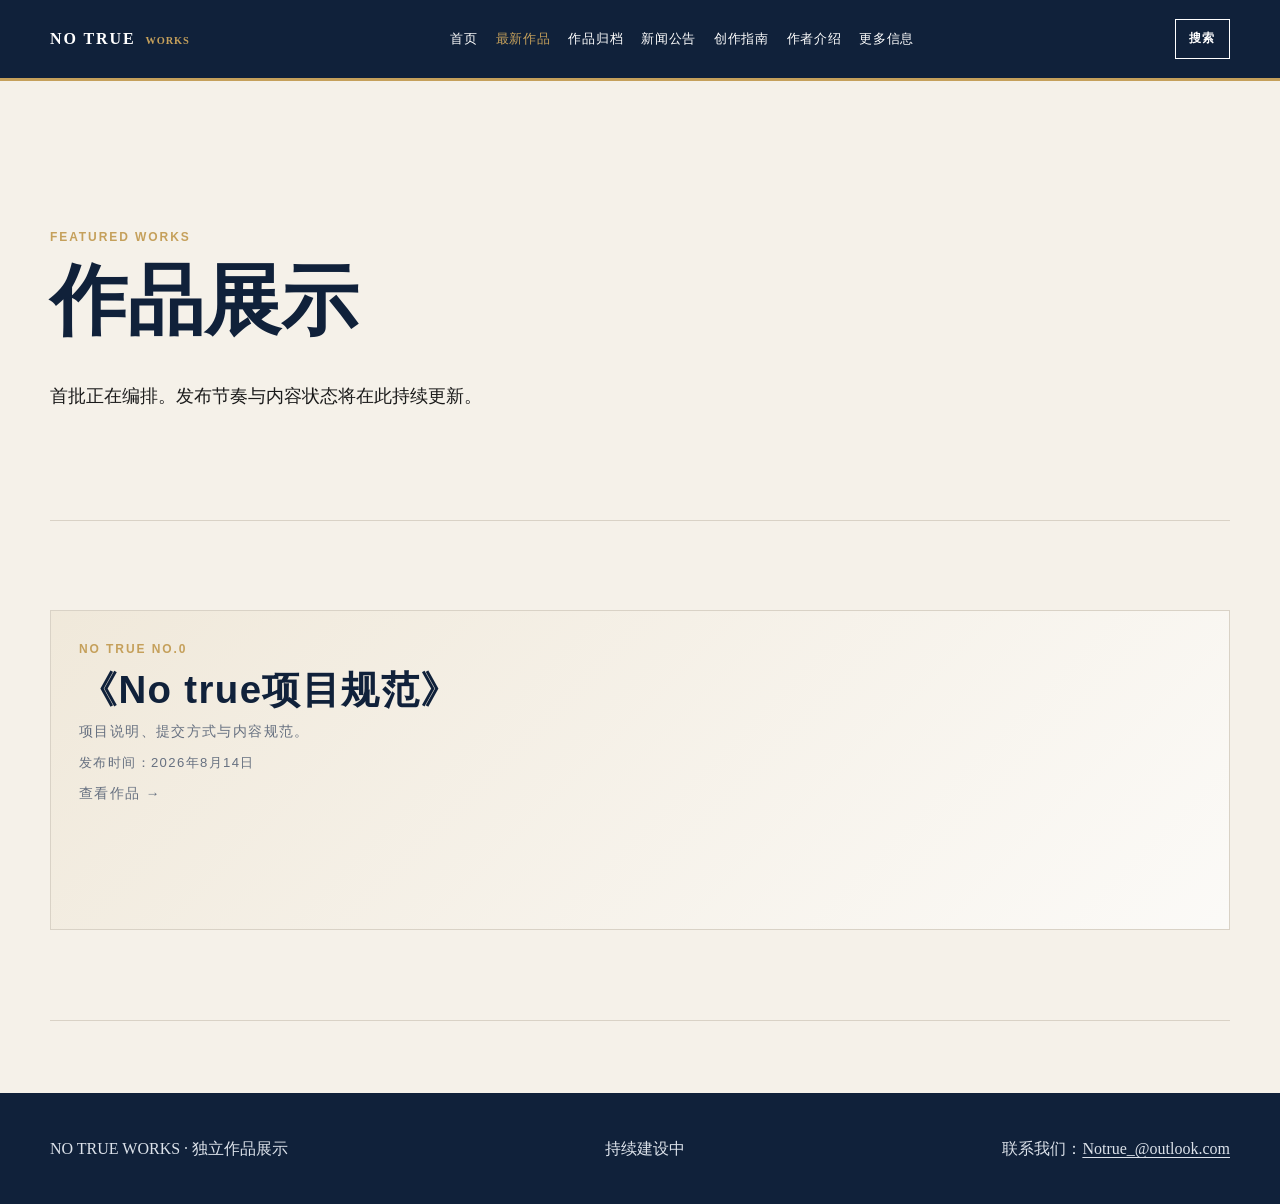
<file: current-issue.html>
<!doctype html>
<html lang="zh-CN">
<head>
  <meta charset="utf-8">
  <meta name="viewport" content="width=device-width, initial-scale=1">
  <meta name="description" content="No True 作品展示页面。">
  <title>作品展示｜No True</title>
  <link rel="stylesheet" href="assets/css/styles.css">
</head>
<body>
  <header class="site-header"><div class="site-shell site-header__inner"><a class="site-brand" href="index.html" aria-label="No True 首页">NO TRUE <small>WORKS</small></a><nav class="site-nav" id="site-navigation" aria-label="主导航"><a href="index.html">首页</a><a href="current-issue.html" aria-current="page">最新作品</a><a href="archive.html">作品归档</a><a href="news.html">新闻公告</a><a href="authors.html">创作指南</a><a href="author-introductions.html">作者介绍</a><a href="more-info.html">更多信息</a></nav><div class="header-actions"><button class="search-toggle" type="button" data-search-toggle aria-expanded="false" aria-controls="site-search">搜索</button><button class="menu-toggle" type="button" data-menu-toggle aria-expanded="false" aria-controls="site-navigation">菜单</button></div></div></header>
  <div class="search-panel" id="site-search"><div class="site-shell"><form role="search"><label class="sr-only" for="site-search-input">站内搜索</label><input id="site-search-input" type="search" placeholder="内容上线后启用搜索" autocomplete="off"><button class="button" type="submit">搜索</button></form></div></div>
  <main>
    <section class="site-shell homepage-section" aria-labelledby="issue-heading"><p class="eyebrow">Featured Works</p><h1 id="issue-heading">作品展示</h1><p class="lede">首批正在编排。发布节奏与内容状态将在此持续更新。</p></section>
    <section class="site-shell homepage-section homepage-section--rule" aria-label="作品展示内容"><div class="issue-preview-grid work-list"><article class="article-placeholder work-card"><p class="eyebrow">No true No.0</p><h2>《No true项目规范》</h2><p>项目说明、提交方式与内容规范。</p><p class="issue-meta">发布时间：2026年8月14日</p><a class="text-link" href="work-notrue-project-spec.html">查看作品 →</a></article></div></section>
  </main>
  <footer class="site-footer"><div class="site-shell site-footer__inner"><p>NO TRUE WORKS · 独立作品展示</p><p>持续建设中</p><p>联系我们：<a href="mailto:Notrue_@outlook.com">Notrue_@outlook.com</a></p></div></footer><button type="button" data-back-to-top aria-label="返回页面顶部">↑</button><p class="local-notice" data-local-notice hidden aria-live="polite" role="status"></p><script src="assets/js/main.js"></script>
</body>
</html>
</file>
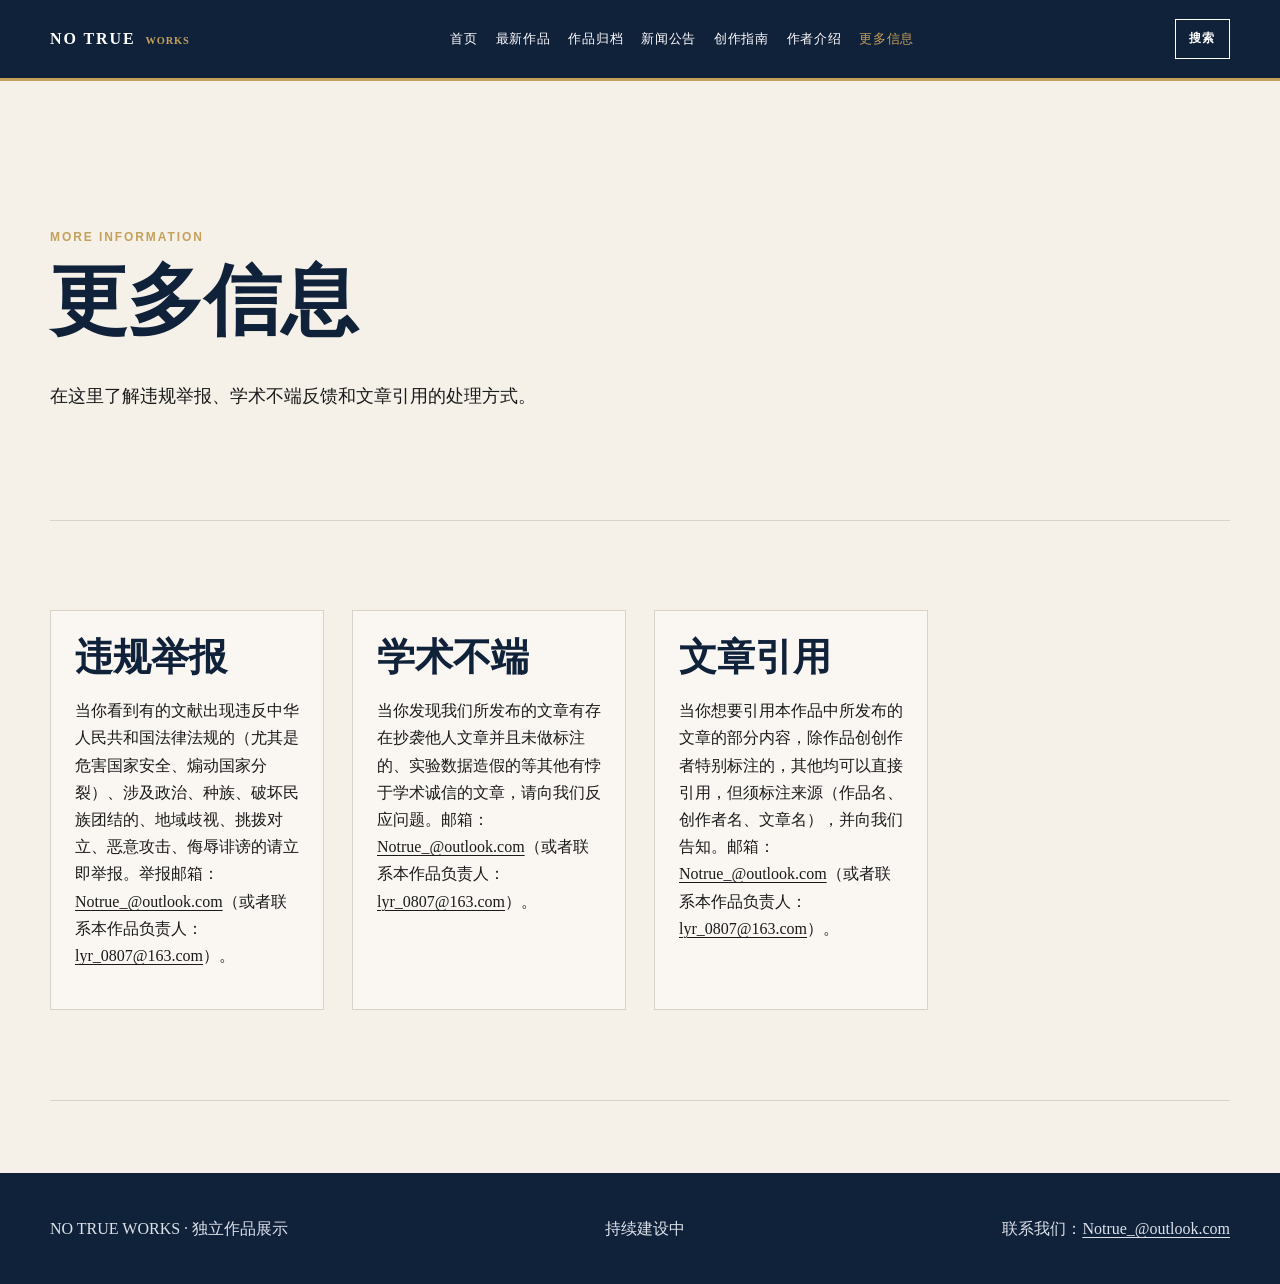
<file: more-info.html>
<!doctype html>
<html lang="zh-CN">
<head>
  <meta charset="utf-8">
  <meta name="viewport" content="width=device-width, initial-scale=1">
  <meta name="description" content="No True 的违规举报、学术不端与文章引用说明。">
  <title>更多信息｜No True</title>
  <link rel="stylesheet" href="assets/css/styles.css">
</head>
<body>
  <header class="site-header">
    <div class="site-shell site-header__inner">
      <a class="site-brand" href="index.html" aria-label="No True 首页">NO TRUE <small>WORKS</small></a>
      <nav class="site-nav" id="site-navigation" aria-label="主导航">
        <a href="index.html">首页</a>
        <a href="current-issue.html">最新作品</a>
        <a href="archive.html">作品归档</a>
        <a href="news.html">新闻公告</a>
        <a href="authors.html">创作指南</a>
        <a href="author-introductions.html">作者介绍</a>
        <a href="more-info.html" aria-current="page">更多信息</a>
      </nav>
      <div class="header-actions">
        <button class="search-toggle" type="button" data-search-toggle aria-expanded="false" aria-controls="site-search">搜索</button>
        <button class="menu-toggle" type="button" data-menu-toggle aria-expanded="false" aria-controls="site-navigation">菜单</button>
      </div>
    </div>
  </header>

  <div class="search-panel" id="site-search"><div class="site-shell"><form role="search"><label class="sr-only" for="site-search-input">站内搜索</label><input id="site-search-input" type="search" placeholder="内容上线后启用搜索" autocomplete="off"><button class="button" type="submit">搜索</button></form></div></div>

  <main class="site-shell">
    <section class="homepage-section" aria-labelledby="more-info-heading">
      <p class="eyebrow">More Information</p>
      <h1 id="more-info-heading">更多信息</h1>
      <p class="lede">在这里了解违规举报、学术不端反馈和文章引用的处理方式。</p>
    </section>

    <section class="content-grid homepage-section homepage-section--rule" aria-label="更多信息说明">
      <article class="card">
        <h2>违规举报</h2>
        <p>当你看到有的文献出现违反中华人民共和国法律法规的（尤其是危害国家安全、煽动国家分裂）、涉及政治、种族、破坏民族团结的、地域歧视、挑拨对立、恶意攻击、侮辱诽谤的请立即举报。举报邮箱：<a href="mailto:Notrue_@outlook.com?subject=Notrue%E8%BF%9D%E8%A7%84%E5%86%85%E5%AE%B9%E4%B8%BE%E6%8A%A5&amp;body=%E4%BD%A0%E5%A5%BD%EF%BC%8C%E6%88%91%E5%8F%91%E7%8E%B0%E3%80%8A%20%E2%80%94%E2%80%94%E3%80%8B%E5%AD%98%E5%9C%A8%E2%80%94%E2%80%94%E7%9A%84%E9%97%AE%E9%A2%98%E3%80%82">Notrue_@outlook.com</a>（或者联系本作品负责人：<a href="mailto:lyr_0807@163.com?subject=Notrue%E8%BF%9D%E8%A7%84%E5%86%85%E5%AE%B9%E4%B8%BE%E6%8A%A5&amp;body=%E4%BD%A0%E5%A5%BD%EF%BC%8C%E6%88%91%E5%8F%91%E7%8E%B0%E3%80%8A%20%E2%80%94%E2%80%94%E3%80%8B%E5%AD%98%E5%9C%A8%E2%80%94%E2%80%94%E7%9A%84%E9%97%AE%E9%A2%98%E3%80%82">lyr_0807@163.com</a>）。</p>
      </article>
      <article class="card">
        <h2>学术不端</h2>
        <p>当你发现我们所发布的文章有存在抄袭他人文章并且未做标注的、实验数据造假的等其他有悖于学术诚信的文章，请向我们反应问题。邮箱：<a href="mailto:Notrue_@outlook.com?subject=Notrue%E5%AD%A6%E6%9C%AF%E4%B8%8D%E7%AB%AF%E7%BA%BF%E7%B4%A2&amp;body=%E4%BD%A0%E5%A5%BD%EF%BC%8C%E6%88%91%E5%8F%91%E7%8E%B0%E3%80%8A%20%E2%80%94%E2%80%94%E3%80%8B%E5%AD%98%E5%9C%A8%E2%80%94%E2%80%94%E7%9A%84%E9%97%AE%E9%A2%98%E3%80%82">Notrue_@outlook.com</a>（或者联系本作品负责人：<a href="mailto:lyr_0807@163.com?subject=Notrue%E5%AD%A6%E6%9C%AF%E4%B8%8D%E7%AB%AF%E7%BA%BF%E7%B4%A2&amp;body=%E4%BD%A0%E5%A5%BD%EF%BC%8C%E6%88%91%E5%8F%91%E7%8E%B0%E3%80%8A%20%E2%80%94%E2%80%94%E3%80%8B%E5%AD%98%E5%9C%A8%E2%80%94%E2%80%94%E7%9A%84%E9%97%AE%E9%A2%98%E3%80%82">lyr_0807@163.com</a>）。</p>
      </article>
      <article class="card">
        <h2>文章引用</h2>
        <p>当你想要引用本作品中所发布的文章的部分内容，除作品创创作者特别标注的，其他均可以直接引用，但须标注来源（作品名、创作者名、文章名），并向我们告知。邮箱：<a href="mailto:Notrue_@outlook.com?subject=%E6%96%87%E7%AB%A0%E5%86%85%E5%AE%B9%E5%BC%95%E7%94%A8&amp;body=%E6%88%91%E6%83%B3%E5%9C%A8%E6%88%91%E7%9A%84%E6%96%87%E7%AB%A0%E3%80%8A%E2%80%94%E2%80%94%E3%80%8B%E4%B8%AD%E5%BC%95%E7%94%A8%E6%9C%AC%E6%9C%9F%E5%88%8A%E4%BD%9C%E8%80%85%E4%B8%BA%E2%80%94%E2%80%94%E7%9A%84%E3%80%8A%E2%80%94%E2%80%94%E3%80%8B%E6%96%87%E7%AB%A0%E3%80%82">Notrue_@outlook.com</a>（或者联系本作品负责人：<a href="mailto:lyr_0807@163.com?subject=%E6%96%87%E7%AB%A0%E5%86%85%E5%AE%B9%E5%BC%95%E7%94%A8&amp;body=%E6%88%91%E6%83%B3%E5%9C%A8%E6%88%91%E7%9A%84%E6%96%87%E7%AB%A0%E3%80%8A%E2%80%94%E2%80%94%E3%80%8B%E4%B8%AD%E5%BC%95%E7%94%A8%E6%9C%AC%E6%9C%9F%E5%88%8A%E4%BD%9C%E8%80%85%E4%B8%BA%E2%80%94%E2%80%94%E7%9A%84%E3%80%8A%E2%80%94%E2%80%94%E3%80%8B%E6%96%87%E7%AB%A0%E3%80%82">lyr_0807@163.com</a>）。</p>
      </article>
    </section>
  </main>

  <footer class="site-footer"><div class="site-shell site-footer__inner"><p>NO TRUE WORKS · 独立作品展示</p><p>持续建设中</p><p>联系我们：<a href="mailto:Notrue_@outlook.com">Notrue_@outlook.com</a></p></div></footer>
  <button type="button" data-back-to-top aria-label="返回页面顶部">↑</button>
  <p class="local-notice" data-local-notice hidden aria-live="polite" role="status"></p>
  <script src="assets/js/main.js"></script>
</body>
</html>
</file>
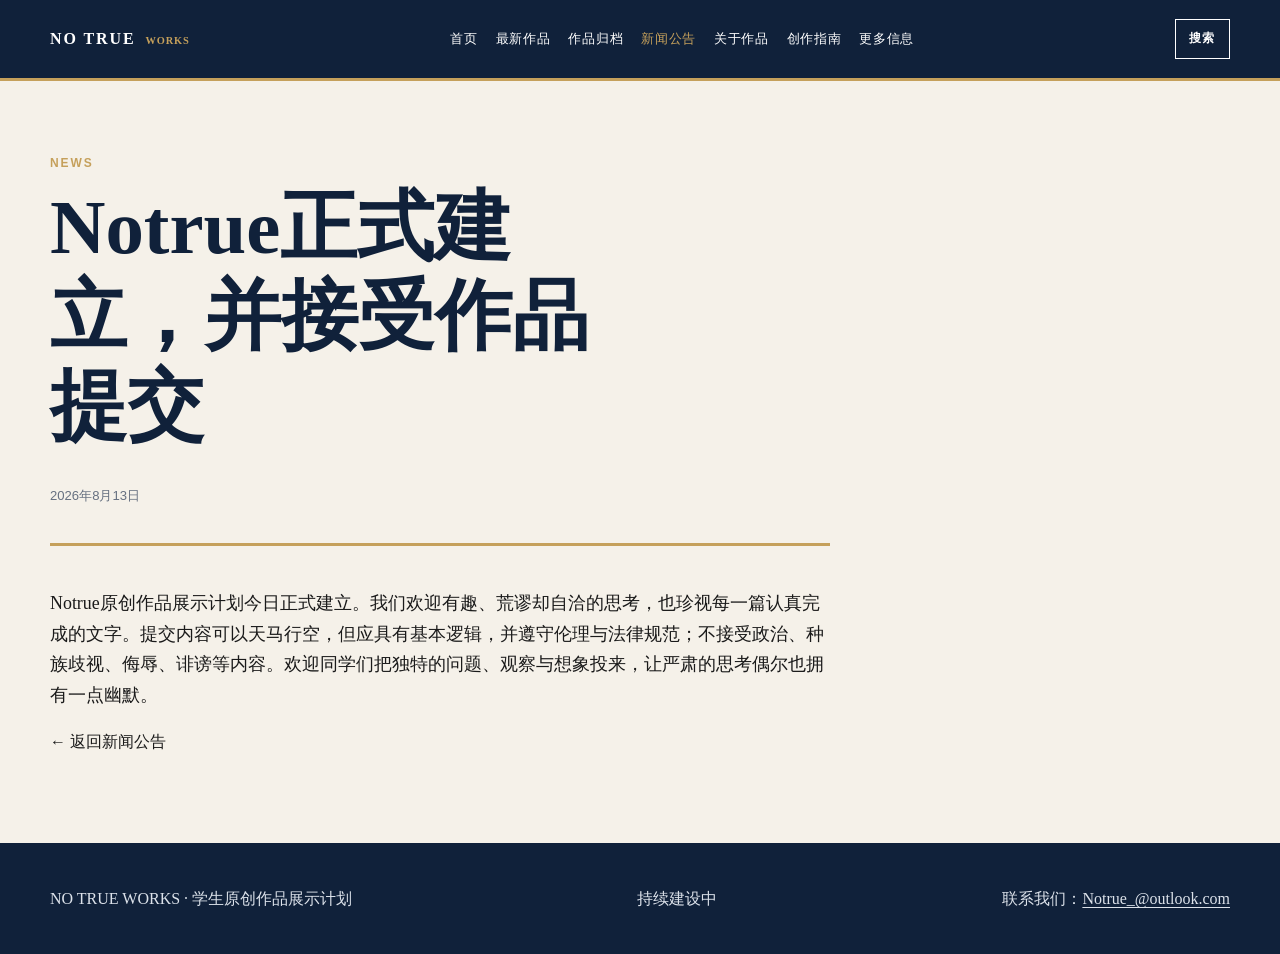
<file: news-notrue-launch.html>
<!doctype html>
<html lang="zh-CN">
<head>
  <meta charset="utf-8">
  <meta name="viewport" content="width=device-width, initial-scale=1">
  <meta name="description" content="Notrue正式建立，并接受作品提交">
  <title>Notrue正式建立，并接受作品提交｜No True</title>
  <link rel="stylesheet" href="assets/css/styles.css">
</head>
<body>
  <header class="site-header">
    <div class="site-shell site-header__inner">
      <a class="site-brand" href="index.html" aria-label="No True 首页">NO TRUE <small>WORKS</small></a>
      <nav class="site-nav" id="site-navigation" aria-label="主导航">
        <a href="index.html">首页</a><a href="current-issue.html">最新作品</a><a href="archive.html">作品归档</a><a href="news.html" aria-current="page">新闻公告</a><a href="about.html">关于作品</a><a href="authors.html">创作指南</a><a href="more-info.html">更多信息</a>
      </nav>
      <div class="header-actions"><button class="search-toggle" type="button" data-search-toggle aria-expanded="false" aria-controls="site-search">搜索</button><button class="menu-toggle" type="button" data-menu-toggle aria-expanded="false" aria-controls="site-navigation">菜单</button></div>
    </div>
  </header>
  <div class="search-panel" id="site-search"><div class="site-shell"><form role="search"><label class="sr-only" for="site-search-input">站内搜索</label><input id="site-search-input" type="search" placeholder="搜索将在内容上线后启用" autocomplete="off"><button class="button" type="submit">搜索</button></form></div></div>
  <main class="page-container news-page">
    <article class="news-article">
      <p class="eyebrow">News</p>
      <h1>Notrue正式建立，并接受作品提交</h1>
      <p class="issue-meta"><time datetime="2026-08-13">2026年8月13日</time></p>
      <div class="news-article__body"><p>Notrue原创作品展示计划今日正式建立。我们欢迎有趣、荒谬却自洽的思考，也珍视每一篇认真完成的文字。提交内容可以天马行空，但应具有基本逻辑，并遵守伦理与法律规范；不接受政治、种族歧视、侮辱、诽谤等内容。欢迎同学们把独特的问题、观察与想象投来，让严肃的思考偶尔也拥有一点幽默。</p></div>
      <p><a class="text-link" href="news.html">← 返回新闻公告</a></p>
    </article>
  </main>
  <footer class="site-footer"><div class="site-shell site-footer__inner"><p>NO TRUE WORKS · 学生原创作品展示计划</p><p>持续建设中</p><p>联系我们：<a href="mailto:Notrue_@outlook.com">Notrue_@outlook.com</a></p></div></footer>
  <button type="button" data-back-to-top aria-label="返回页面顶部">↑</button><p class="local-notice" data-local-notice hidden aria-live="polite" role="status"></p><script src="assets/js/main.js"></script>
</body>
</html>
</file>
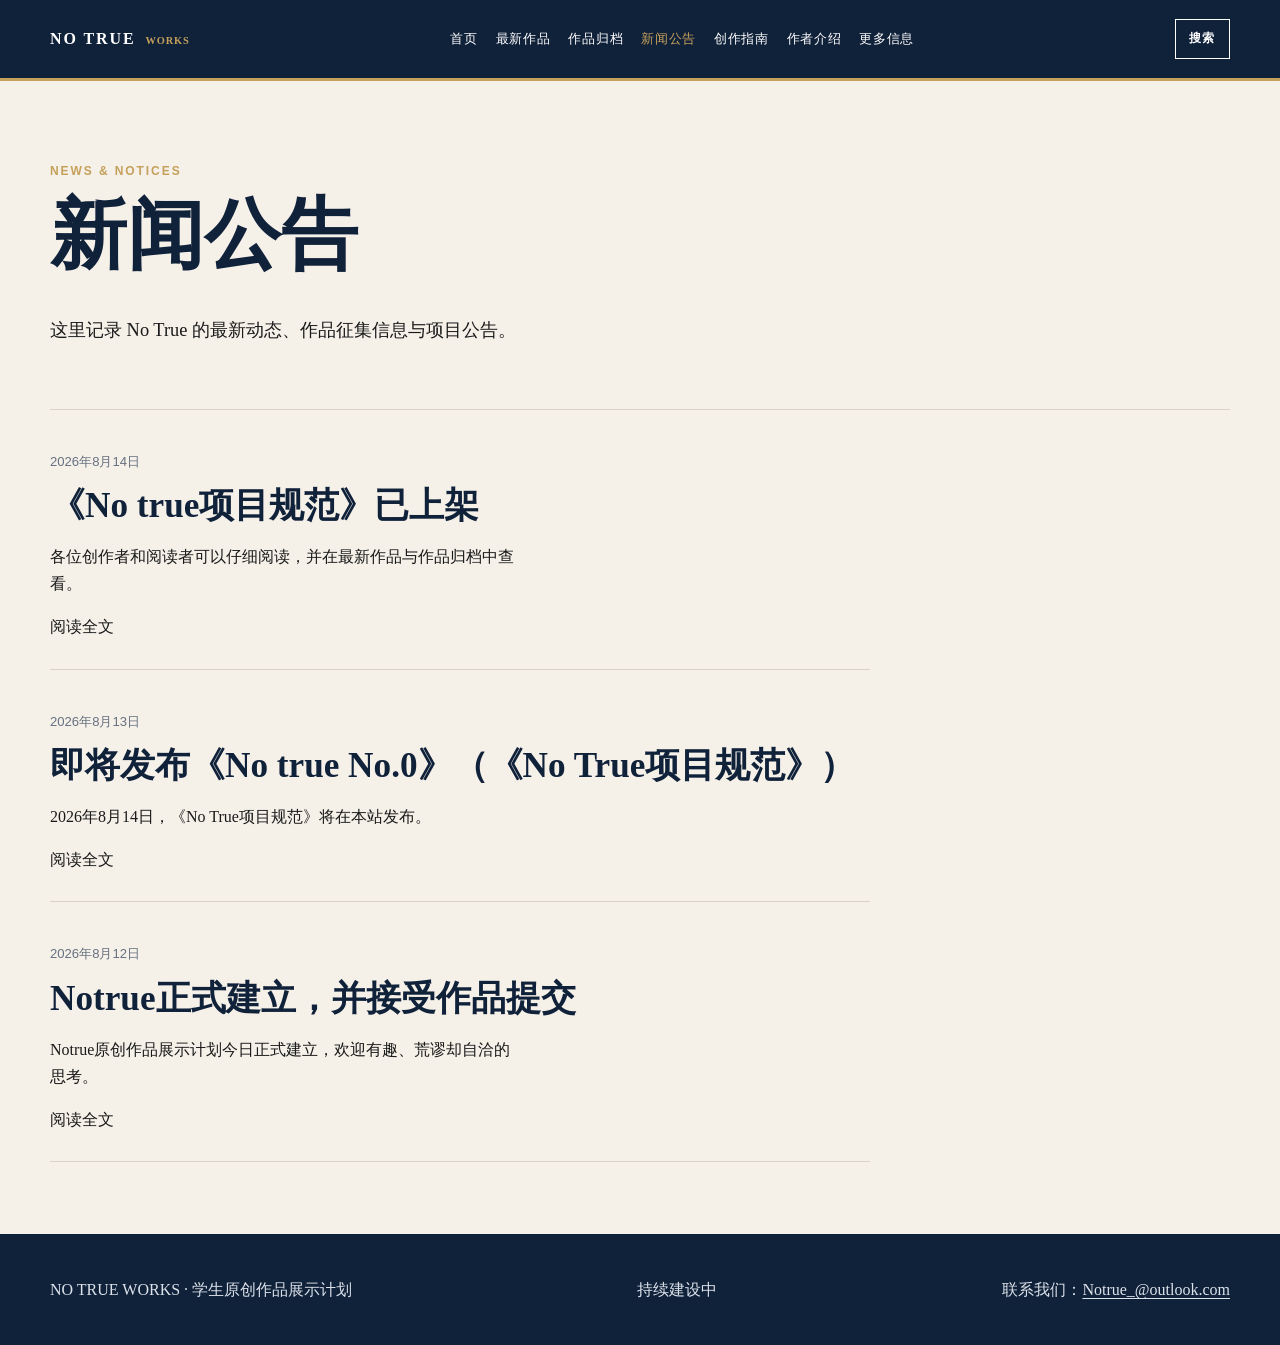
<file: news.html>
<!doctype html>
<html lang="zh-CN">
<head>
  <meta charset="utf-8">
  <meta name="viewport" content="width=device-width, initial-scale=1">
  <meta name="description" content="No True 新闻公告">
  <title>新闻公告｜No True</title>
  <link rel="stylesheet" href="assets/css/styles.css">
</head>
<body>
  <header class="site-header">
    <div class="site-shell site-header__inner">
      <a class="site-brand" href="index.html" aria-label="No True 首页">NO TRUE <small>WORKS</small></a>
      <nav class="site-nav" id="site-navigation" aria-label="主导航">
        <a href="index.html">首页</a><a href="current-issue.html">最新作品</a><a href="archive.html">作品归档</a><a href="news.html" aria-current="page">新闻公告</a><a href="authors.html">创作指南</a><a href="author-introductions.html">作者介绍</a><a href="more-info.html">更多信息</a>
      </nav>
      <div class="header-actions"><button class="search-toggle" type="button" data-search-toggle aria-expanded="false" aria-controls="site-search">搜索</button><button class="menu-toggle" type="button" data-menu-toggle aria-expanded="false" aria-controls="site-navigation">菜单</button></div>
    </div>
  </header>
  <div class="search-panel" id="site-search"><div class="site-shell"><form role="search"><label class="sr-only" for="site-search-input">站内搜索</label><input id="site-search-input" type="search" placeholder="搜索将在内容上线后启用" autocomplete="off"><button class="button" type="submit">搜索</button></form></div></div>
  <main class="page-container news-page">
    <header class="page-heading"><p class="eyebrow">News &amp; Notices</p><h1>新闻公告</h1><p class="lede">这里记录 No True 的最新动态、作品征集信息与项目公告。</p></header>
    <section class="news-list" aria-label="新闻列表">
      <article class="news-card">
        <p class="issue-meta"><time datetime="2026-08-14">2026年8月14日</time></p>
        <h2><a href="2026-08-14.html">《No true项目规范》已上架</a></h2>
        <p>各位创作者和阅读者可以仔细阅读，并在最新作品与作品归档中查看。</p>
        <a class="text-link" href="2026-08-14.html">阅读全文</a>
      </article>
      <article class="news-card">
        <p class="issue-meta"><time datetime="2026-08-13">2026年8月13日</time></p>
        <h2><a href="2026-08-13.html">即将发布《No true No.0》（《No True项目规范》）</a></h2>
        <p>2026年8月14日，《No True项目规范》将在本站发布。</p>
        <a class="text-link" href="2026-08-13.html">阅读全文</a>
      </article>
      <article class="news-card">
        <p class="issue-meta"><time datetime="2026-08-12">2026年8月12日</time></p>
        <h2><a href="2026-08-12.html">Notrue正式建立，并接受作品提交</a></h2>
        <p>Notrue原创作品展示计划今日正式建立，欢迎有趣、荒谬却自洽的思考。</p>
        <a class="text-link" href="2026-08-12.html">阅读全文</a>
      </article>
    </section>
  </main>
  <footer class="site-footer"><div class="site-shell site-footer__inner"><p>NO TRUE WORKS · 学生原创作品展示计划</p><p>持续建设中</p><p>联系我们：<a href="mailto:Notrue_@outlook.com">Notrue_@outlook.com</a></p></div></footer>
  <button type="button" data-back-to-top aria-label="返回页面顶部">↑</button><p class="local-notice" data-local-notice hidden aria-live="polite" role="status"></p><script src="assets/js/main.js"></script>
</body>
</html>
</file>
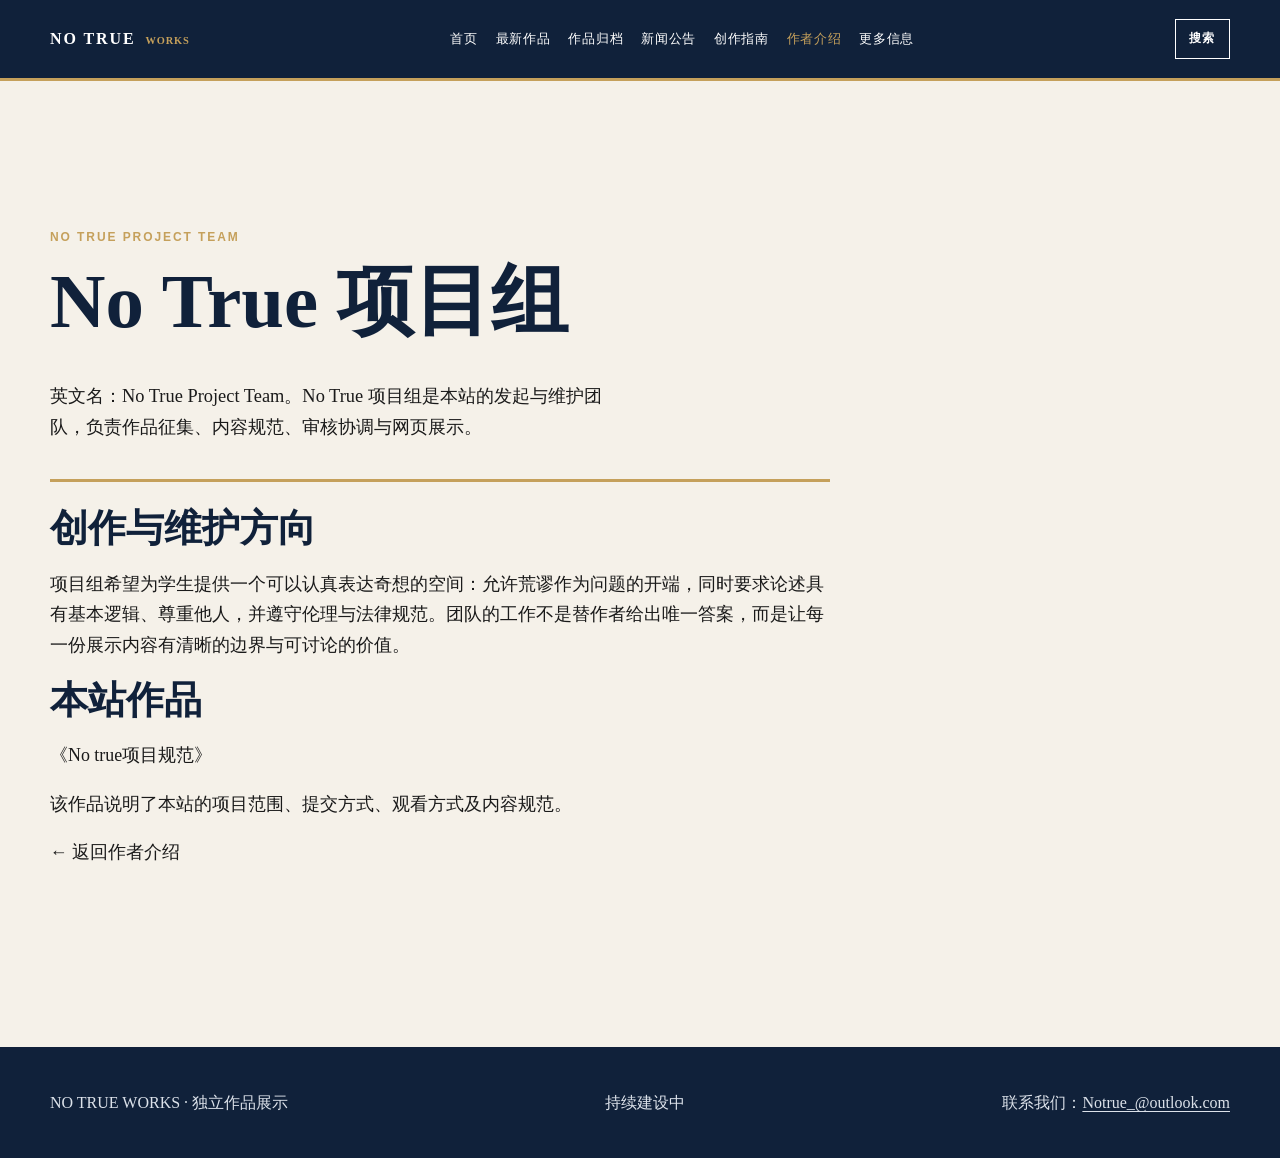
<file: notrueprojectteam.html>
<!doctype html>
<html lang="zh-CN">
<head><meta charset="utf-8"><meta name="viewport" content="width=device-width, initial-scale=1"><meta name="description" content="No True 项目组介绍及本站作品。"><title>No True 项目组｜作者介绍</title><link rel="stylesheet" href="assets/css/styles.css"></head>
<body>
  <header class="site-header"><div class="site-shell site-header__inner"><a class="site-brand" href="index.html" aria-label="No True 首页">NO TRUE <small>WORKS</small></a><nav class="site-nav" id="site-navigation" aria-label="主导航"><a href="index.html">首页</a><a href="current-issue.html">最新作品</a><a href="archive.html">作品归档</a><a href="news.html">新闻公告</a><a href="authors.html">创作指南</a><a href="author-introductions.html" aria-current="page">作者介绍</a><a href="more-info.html">更多信息</a></nav><div class="header-actions"><button class="search-toggle" type="button" data-search-toggle aria-expanded="false" aria-controls="site-search">搜索</button><button class="menu-toggle" type="button" data-menu-toggle aria-expanded="false" aria-controls="site-navigation">菜单</button></div></div></header>
  <div class="search-panel" id="site-search"><div class="site-shell"><form role="search"><label class="sr-only" for="site-search-input">站内搜索</label><input id="site-search-input" type="search" placeholder="搜索作者、作品或公告" autocomplete="off"><button class="button" type="submit">搜索</button></form></div></div>
  <main class="site-shell"><article class="news-article homepage-section"><p class="eyebrow">No True Project Team</p><h1>No True 项目组</h1><p class="lede">英文名：No True Project Team。No True 项目组是本站的发起与维护团队，负责作品征集、内容规范、审核协调与网页展示。</p><div class="news-article__body"><h2>创作与维护方向</h2><p>项目组希望为学生提供一个可以认真表达奇想的空间：允许荒谬作为问题的开端，同时要求论述具有基本逻辑、尊重他人，并遵守伦理与法律规范。团队的工作不是替作者给出唯一答案，而是让每一份展示内容有清晰的边界与可讨论的价值。</p><h2>本站作品</h2><p><a class="text-link" href="work-notrue-project-spec.html">《No true项目规范》</a></p><p>该作品说明了本站的项目范围、提交方式、观看方式及内容规范。</p><p><a class="text-link" href="author-introductions.html">← 返回作者介绍</a></p></div></article></main>
  <footer class="site-footer"><div class="site-shell site-footer__inner"><p>NO TRUE WORKS · 独立作品展示</p><p>持续建设中</p><p>联系我们：<a href="mailto:Notrue_@outlook.com">Notrue_@outlook.com</a></p></div></footer><button type="button" data-back-to-top aria-label="返回页面顶部">↑</button><p class="local-notice" data-local-notice hidden aria-live="polite" role="status"></p><script src="assets/js/main.js"></script>
</body></html>
</file>
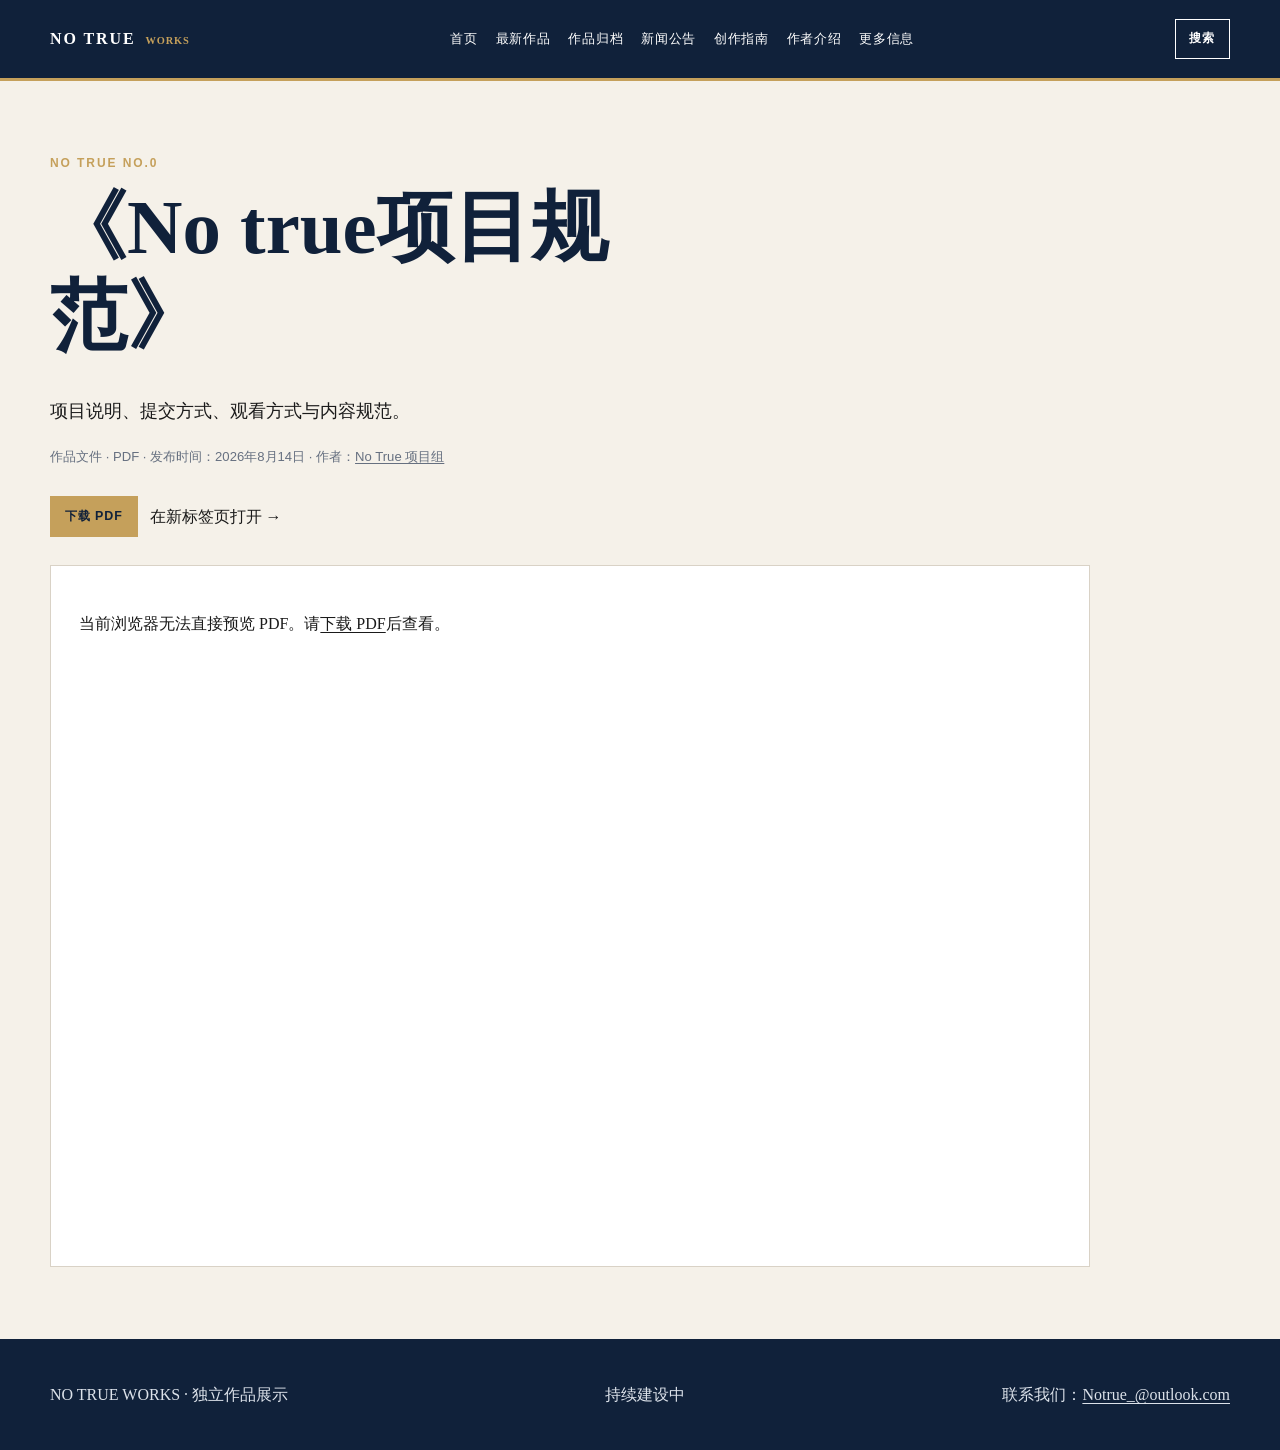
<file: work-notrue-project-spec.html>
<!doctype html>
<html lang="zh-CN">
<head>
  <meta charset="utf-8">
  <meta name="viewport" content="width=device-width, initial-scale=1">
  <meta name="description" content="No true项目规范 PDF 预览与下载。">
  <title>《No true项目规范》｜NO TRUE WORKS</title>
  <link rel="stylesheet" href="assets/css/styles.css">
</head>
<body>
  <header class="site-header"><div class="site-shell site-header__inner"><a class="site-brand" href="index.html" aria-label="NO TRUE WORKS 首页">NO TRUE <small>WORKS</small></a><nav class="site-nav" id="site-navigation" aria-label="主导航"><a href="index.html">首页</a><a href="current-issue.html">最新作品</a><a href="archive.html">作品归档</a><a href="news.html">新闻公告</a><a href="authors.html">创作指南</a><a href="author-introductions.html">作者介绍</a><a href="more-info.html">更多信息</a></nav><div class="header-actions"><button class="search-toggle" type="button" data-search-toggle aria-expanded="false" aria-controls="site-search">搜索</button><button class="menu-toggle" type="button" data-menu-toggle aria-expanded="false" aria-controls="site-navigation" aria-label="打开导航">菜单</button></div></div></header>
  <div class="search-panel" id="site-search"><div class="site-shell"><form role="search"><label class="sr-only" for="site-search-input">站内搜索</label><input id="site-search-input" type="search" autocomplete="off"><button class="button" type="submit">搜索</button></form></div></div>
  <main class="page-container work-page"><article class="work-document"><p class="eyebrow">No true No.0</p><h1>《No true项目规范》</h1><p class="lede">项目说明、提交方式、观看方式与内容规范。</p><p class="issue-meta">作品文件 · PDF · 发布时间：2026年8月14日 · 作者：<a href="notrueprojectteam.html">No True 项目组</a></p><div class="work-actions"><a class="button button--gold" href="No.0/Notrue项目规范.pdf" download>下载 PDF</a><a class="text-link" href="No.0/Notrue项目规范.pdf" target="_blank" rel="noopener">在新标签页打开 →</a></div><div class="pdf-viewer" aria-label="《No true项目规范》PDF 预览"><object data="No.0/Notrue项目规范.pdf#view=FitH" type="application/pdf"><p>当前浏览器无法直接预览 PDF。请<a href="No.0/Notrue项目规范.pdf" download>下载 PDF</a>后查看。</p></object></div></article></main>
  <footer class="site-footer"><div class="site-shell site-footer__inner"><p>NO TRUE WORKS · 独立作品展示</p><p>持续建设中</p><p>联系我们：<a href="mailto:Notrue_@outlook.com">Notrue_@outlook.com</a></p></div></footer><button type="button" data-back-to-top aria-label="返回页面顶部">↑</button><p class="local-notice" data-local-notice hidden aria-live="polite" role="status"></p><script src="assets/js/main.js"></script>
</body>
</html>
</file>
<file: assets/css/styles.css>
:root {
  --navy: #10213a;
  --gold: #c5a05b;
  --paper: #f5f1e9;
  --ink: #1a1a1a;
  --muted: #667080;
  --rule: #d9d2c6;
  --content-width: 1180px;
}

* { box-sizing: border-box; }

html { scroll-behavior: smooth; }

body {
  margin: 0;
  min-width: 0;
  overflow-x: hidden;
  color: var(--ink);
  background: var(--paper);
  font-family: Georgia, "Times New Roman", "Noto Serif SC", serif;
  font-size: 16px;
  line-height: 1.7;
}

img, svg, video { display: block; max-width: 100%; }

a { color: inherit; text-decoration-thickness: 1px; text-underline-offset: 0.18em; }
a:hover { color: var(--gold); }

button, input, textarea, select { font: inherit; }
button { cursor: pointer; }

.site-shell, .page-container {
  width: min(100% - 40px, var(--content-width));
  margin-inline: auto;
}

.site-header {
  position: sticky;
  top: 0;
  z-index: 20;
  color: #fff;
  background: var(--navy);
  border-bottom: 3px solid var(--gold);
}

.site-header__inner {
  display: flex;
  align-items: center;
  justify-content: space-between;
  gap: 24px;
  min-height: 78px;
}

.header-actions { display: flex; align-items: center; gap: 8px; }

.site-brand {
  display: inline-flex;
  align-items: baseline;
  gap: 10px;
  color: #fff;
  font-family: Georgia, "Times New Roman", "Noto Serif SC", serif;
  font-weight: 800;
  letter-spacing: 0.12em;
  text-decoration: none;
  text-transform: uppercase;
}

.site-brand small { color: var(--gold); font-size: 0.65em; letter-spacing: 0.08em; }

.journal-meta {
  display: flex;
  justify-content: flex-end;
  gap: 18px;
  padding-block: 5px 8px;
  color: #cbd4df;
  font-family: Arial, "Microsoft YaHei", sans-serif;
  font-size: 0.66rem;
  letter-spacing: 0.09em;
  text-transform: uppercase;
}

.journal-meta span + span::before { content: "·"; margin-right: 18px; color: var(--gold); }

.site-nav { display: flex; align-items: center; gap: 18px; }
.site-nav a { color: #fff; font-family: Arial, "Microsoft YaHei", sans-serif; font-size: 0.84rem; letter-spacing: 0.05em; text-decoration: none; }
.site-nav a[aria-current="page"], .site-nav a:hover { color: var(--gold); }

.menu-toggle, .search-toggle, .button, [data-back-to-top] {
  border: 1px solid currentColor;
  border-radius: 0;
  padding: 0.55rem 0.85rem;
  color: var(--navy);
  background: transparent;
  font-family: Arial, "Microsoft YaHei", sans-serif;
  font-size: 0.78rem;
  font-weight: 700;
  letter-spacing: 0.08em;
  text-transform: uppercase;
}

.site-header .menu-toggle, .site-header .search-toggle { color: #fff; }
.button--gold, .button:hover, [data-back-to-top]:hover { color: var(--navy); background: var(--gold); border-color: var(--gold); }

.search-panel { display: none; border-bottom: 1px solid var(--rule); background: #fff; }
.search-panel.is-open { display: block; }
.search-panel form { display: flex; gap: 10px; padding-block: 18px; }
.search-panel input, .search-category { min-width: 0; border: 1px solid var(--navy); padding: 0.65rem 0.8rem; color: var(--ink); background: #fff; }
.search-panel input { flex: 1; }
.search-category { flex: 0 0 130px; font-family: Arial, "Microsoft YaHei", sans-serif; }
.search-results { padding: 0 0 18px; }
.search-result { display: grid; grid-template-columns: auto 1fr; gap: 12px; padding: 14px 0; border-top: 1px solid var(--rule); text-decoration: none; }
.search-result__type { align-self: start; padding: 2px 7px; color: var(--navy); background: rgba(197, 160, 91, 0.24); font-family: Arial, "Microsoft YaHei", sans-serif; font-size: 0.72rem; font-weight: 700; }
.search-result strong, .search-result small { display: block; }
.search-result small { margin-top: 3px; color: var(--muted); }
.search-empty { margin: 0; padding: 14px 0; border-top: 1px solid var(--rule); color: var(--muted); }

main { padding-block: 56px 72px; }
.hero--dark {
  margin-top: -56px;
  padding-block: clamp(80px, 14vw, 180px);
  color: #fff;
  background: linear-gradient(120deg, #081426, var(--navy) 58%, #1d3555);
}
.hero--dark h1 { max-width: 14ch; color: #fff; }
.hero--dark .lede { color: #dce2ea; }
.hero--dark .button { display: inline-block; margin-top: 18px; text-decoration: none; }
.hero--dark .button--gold { border-color: var(--gold); }
.hero-masthead {
  margin: 0 0 0.2em;
  color: var(--gold);
  font-family: Georgia, "Times New Roman", "Noto Serif SC", serif;
  font-size: clamp(4.25rem, 13vw, 11rem);
  font-weight: 400;
  letter-spacing: -0.055em;
  line-height: 0.82;
}
.homepage-section { padding-block: clamp(48px, 7vw, 90px); }
.homepage-section--rule { border-block: 1px solid var(--rule); }
.section-heading { display: flex; align-items: end; justify-content: space-between; gap: 24px; margin-bottom: 28px; }
.section-heading > :last-child { max-width: 36ch; margin: 0; color: var(--muted); }
.issue-preview-grid { display: grid; grid-template-columns: repeat(3, minmax(0, 1fr)); gap: 20px; }
.work-list { grid-template-columns: 1fr; }
.content-grid.author-list > .card { grid-column: 1 / -1; }
.issue-preview-grid .article-placeholder { display: grid; place-items: end start; min-height: 320px; color: var(--muted); font-family: Arial, "Microsoft YaHei", sans-serif; font-size: 0.86rem; letter-spacing: 0.1em; }
.field-intro { grid-column: span 5; }
.field-list { grid-column: 7 / span 6; display: grid; grid-template-columns: repeat(2, minmax(0, 1fr)); gap: 0; padding: 0; margin: 0; list-style: none; border-top: 1px solid var(--rule); }
.field-list li { padding: 16px 0; border-bottom: 1px solid var(--rule); font-family: Arial, "Microsoft YaHei", sans-serif; }
.field-list li:nth-child(odd) { padding-right: 18px; }
.release-note { grid-column: 5 / span 8; padding: 24px; border-left: 3px solid var(--gold); background: rgba(255, 255, 255, 0.42); }
.release-note p { margin-top: 0; }
.submission-call { padding-block: 48px; color: #fff; background: var(--navy); }
.submission-call__inner { display: flex; align-items: center; justify-content: space-between; gap: 36px; }
.submission-call h2 { color: #fff; }
.submission-call p:not(.eyebrow) { max-width: 60ch; margin-bottom: 0; color: #dce2ea; }
.submission-call .button { flex: 0 0 auto; color: #fff; text-decoration: none; }
.eyebrow { margin: 0 0 10px; color: var(--gold); font-family: Arial, "Microsoft YaHei", sans-serif; font-size: 0.75rem; font-weight: 700; letter-spacing: 0.16em; text-transform: uppercase; }
h1, h2, h3 { margin: 0 0 0.45em; color: var(--navy); line-height: 1.16; }
h1 { font-size: clamp(2.2rem, 6vw, 4.8rem); }
h2 { font-size: clamp(1.55rem, 3vw, 2.5rem); }
h3 { font-size: 1.2rem; }
.lede { max-width: 62ch; font-size: 1.15rem; }

.page-heading { padding-block: 8px 44px; border-bottom: 1px solid var(--rule); }
.news-page { padding-block: 72px; }
.news-list { max-width: 820px; }
.news-card { padding: 28px 0; border-bottom: 1px solid var(--rule); }
.news-card h2 { font-size: clamp(1.45rem, 3vw, 2.2rem); }
.news-card h2 a, .text-link { text-decoration: none; }
.news-card p:not(.issue-meta) { max-width: 58ch; }
.news-article { max-width: 780px; }
.news-article h1 { max-width: 16ch; }
.news-article__body { margin-top: 36px; padding-top: 24px; border-top: 3px solid var(--gold); font-size: 1.12rem; }

.work-page { padding-block: 72px; }
.work-document { max-width: 1040px; }
.work-document h1 { max-width: 18ch; }
.work-actions { display: flex; flex-wrap: wrap; align-items: center; gap: 12px; margin: 28px 0; }
.work-actions .button { text-decoration: none; }
.pdf-viewer { min-height: min(76vh, 940px); border: 1px solid var(--rule); background: #fff; }
.pdf-viewer object { display: block; width: 100%; height: min(76vh, 940px); }
.pdf-viewer p { padding: 28px; }
.work-card { align-content: start; gap: 8px; }
.work-card h2, .work-card p { margin: 0; }

.content-grid { display: grid; grid-template-columns: repeat(12, minmax(0, 1fr)); gap: 28px; }
.content-grid > * { min-width: 0; }
.content-grid > .card { grid-column: span 3; }
.article-placeholder {
  min-height: 260px;
  padding: 28px;
  border: 1px solid var(--rule);
  background: linear-gradient(135deg, rgba(197, 160, 91, 0.1), rgba(255, 255, 255, 0.65));
}
.article-placeholder::before { content: none; }

.card { padding: 24px; border: 1px solid var(--rule); background: rgba(255, 255, 255, 0.42); }
.issue-meta { color: var(--muted); font-family: Arial, "Microsoft YaHei", sans-serif; font-size: 0.82rem; }

.archive-filter { display: flex; flex-wrap: wrap; gap: 10px; }
[data-archive-filter] { border: 1px solid var(--navy); padding: 0.5rem 0.75rem; color: var(--navy); background: transparent; }
[data-archive-filter].is-active, [data-archive-filter]:hover { color: #fff; background: var(--navy); }

.site-footer { padding-block: 42px; color: #fff; background: var(--navy); }
.site-footer__inner { display: flex; justify-content: space-between; gap: 24px; }
.site-footer p { margin: 0; color: #dce2ea; }

[data-back-to-top] { position: fixed; right: 20px; bottom: 20px; z-index: 15; display: none; background: var(--paper); box-shadow: 0 4px 18px rgba(16, 33, 58, 0.18); }
[data-back-to-top].is-visible { display: block; }

.local-notice {
  position: fixed;
  left: 50%;
  bottom: 22px;
  z-index: 30;
  width: min(calc(100% - 40px), 560px);
  margin: 0;
  padding: 13px 18px;
  transform: translateX(-50%);
  border-left: 3px solid var(--gold);
  color: #fff;
  background: var(--navy);
  box-shadow: 0 8px 28px rgba(8, 20, 38, 0.28);
  font-family: Arial, "Microsoft YaHei", sans-serif;
  font-size: 0.88rem;
}

.sr-only { position: absolute; width: 1px; height: 1px; padding: 0; margin: -1px; overflow: hidden; clip: rect(0, 0, 0, 0); white-space: nowrap; border: 0; }

@media (max-width: 768px) {
  .site-shell, .page-container { width: min(100% - 28px, var(--content-width)); }
  .site-header__inner { min-height: 64px; gap: 12px; }
  .journal-meta { justify-content: flex-start; gap: 8px; padding-block: 2px 7px; font-size: 0.56rem; letter-spacing: 0.04em; }
  .journal-meta span + span::before { margin-right: 8px; }
  .site-nav { display: none; position: absolute; inset: 100% 0 auto; flex-direction: column; align-items: stretch; gap: 0; padding: 12px 14px 18px; background: var(--navy); border-bottom: 2px solid var(--gold); }
  .site-nav.is-open { display: flex; }
  .site-nav a { padding: 10px 0; }
  .content-grid { grid-template-columns: 1fr; gap: 20px; }
  .content-grid > .card { grid-column: auto; }
  .site-footer__inner { flex-direction: column; }
  .search-panel form { flex-direction: column; }
  .search-category { flex-basis: auto; }
  main { padding-block: 36px 56px; }
  .hero--dark { margin-top: -36px; }
  .hero-masthead { font-size: clamp(4rem, 25vw, 6rem); }
  .section-heading, .submission-call__inner { align-items: flex-start; flex-direction: column; }
  .issue-preview-grid, .field-list { grid-template-columns: 1fr; }
  .field-intro, .field-list, .release-note { grid-column: 1; }
  .work-page { padding-block: 48px; }
  .pdf-viewer, .pdf-viewer object { min-height: 70vh; height: 70vh; }
}

@media (min-width: 769px) and (max-width: 1080px) {
  .content-grid > .card { grid-column: span 6; }
}

@media (min-width: 769px) { .menu-toggle { display: none; } }
</file>
